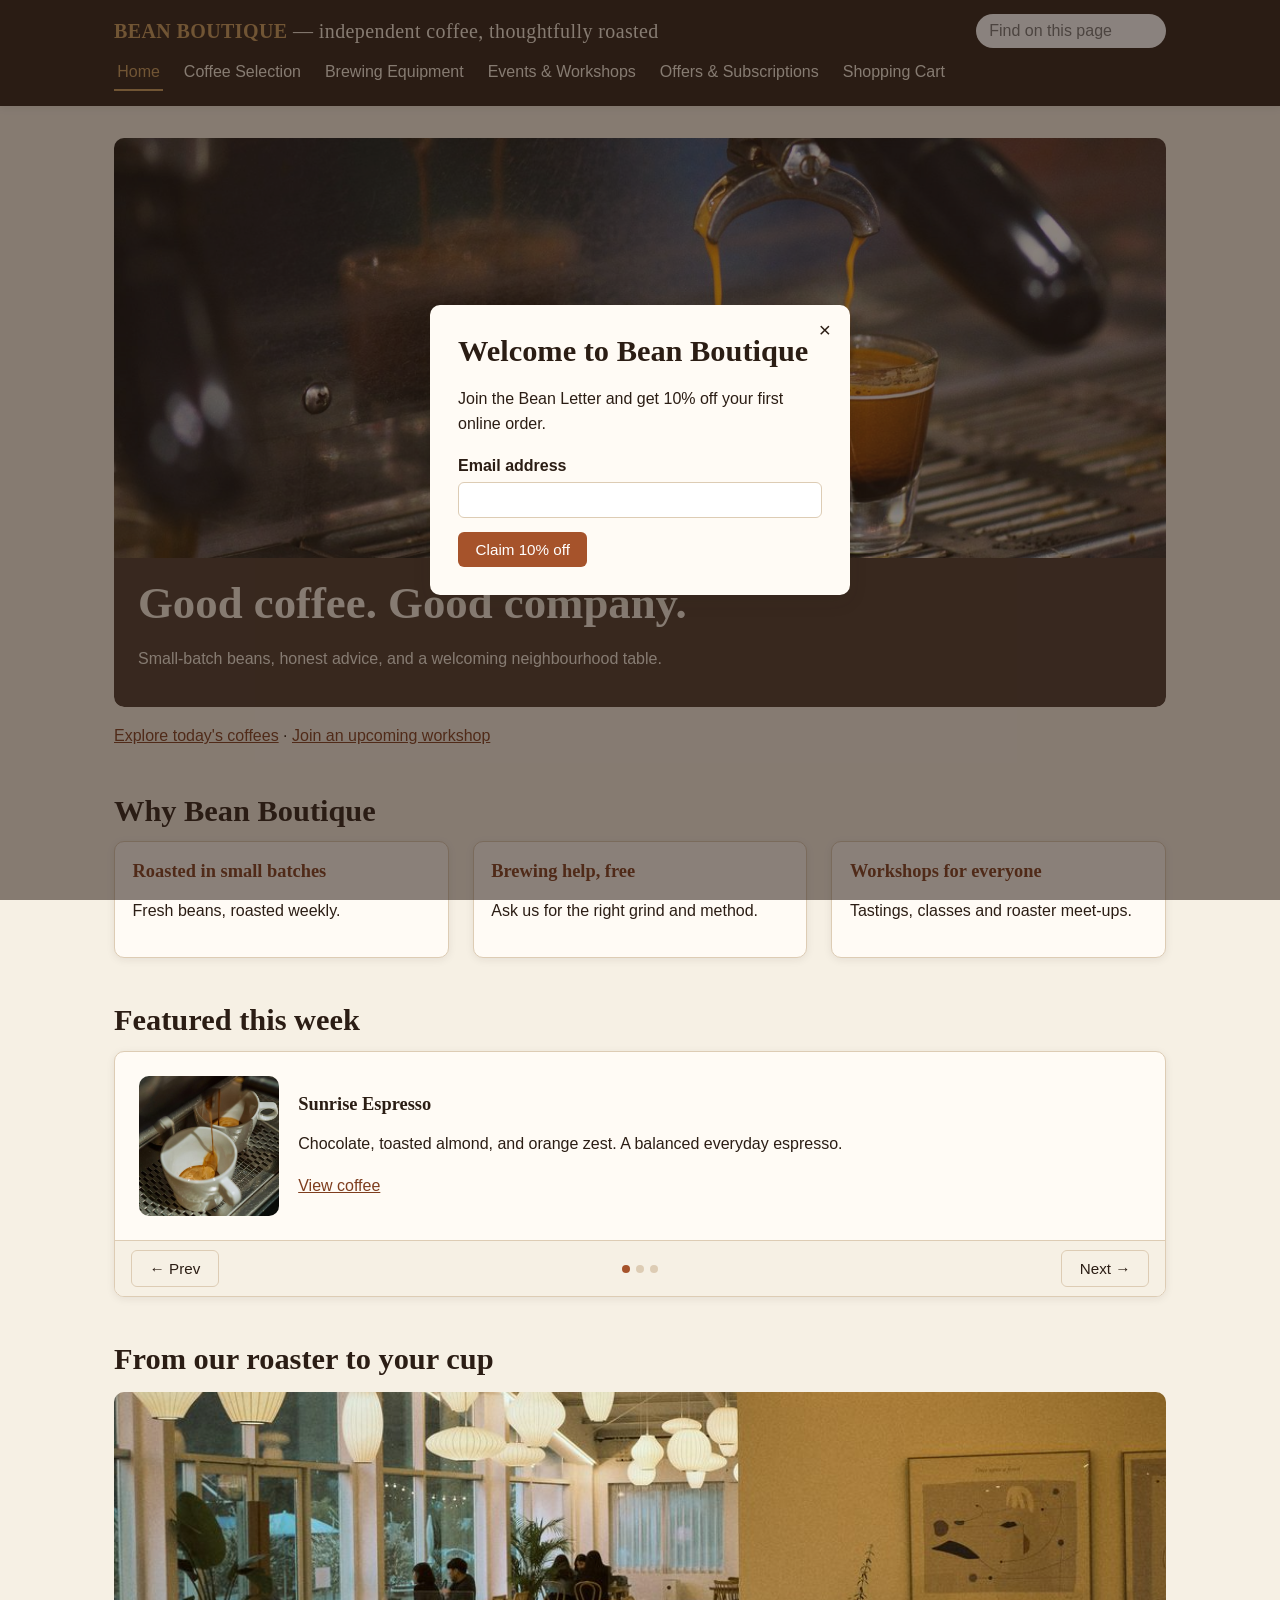
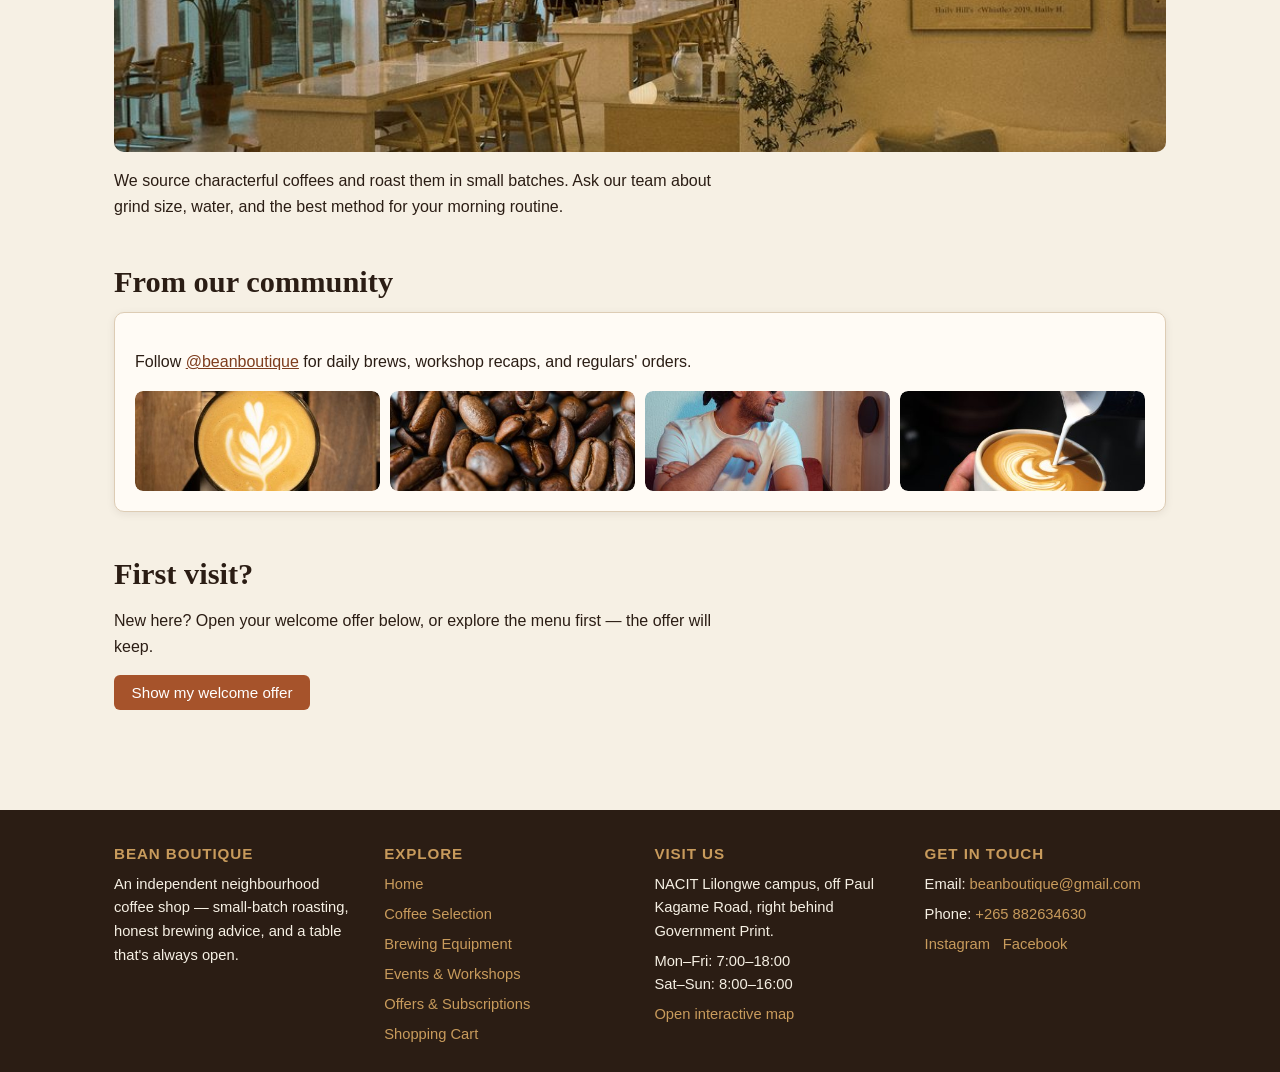
<file: index.html>
<!doctype html>
<html lang="en">
<head>
  <meta charset="utf-8">
  <meta name="viewport" content="width=device-width, initial-scale=1">
  <title>Bean Boutique | Home</title>
  <link rel="stylesheet" href="styles.css">
</head>
<body>
  <header class="site-header">
    <p class="brand"><strong>BEAN BOUTIQUE</strong> — independent coffee, thoughtfully roasted</p>
  <form class="page-search" role="search" onsubmit="return false;">
    <label for="page-search-input" class="visually-hidden">Search this page</label>
    <input id="page-search-input" type="search" placeholder="Find on this page" autocomplete="off">
    <span class="search-count" id="page-search-count" aria-live="polite"></span>
  </form>
    <nav class="primary-nav" aria-label="Primary navigation">
      <a href="index.html" class="current">Home</a>
      <a href="coffee.html">Coffee Selection</a>
      <a href="equipment.html">Brewing Equipment</a>
      <a href="events.html">Events &amp; Workshops</a>
      <a href="offers.html">Offers &amp; Subscriptions</a>
      <a href="cart.html">Shopping Cart</a>
    </nav>
  </header>

  <main>
    <section aria-labelledby="welcome">
      <div class="hero">
        <img src="images/hero-pour.jpg" alt="Coffee being poured beside roasted coffee beans" width="1200" height="700">
        <div class="hero-caption">
          <h1 id="welcome">Good coffee. Good company.</h1>
          <p>Small-batch beans, honest advice, and a welcoming neighbourhood table.</p>
        </div>
      </div>
      <p><a href="coffee.html">Explore today's coffees</a> &middot; <a href="events.html">Join an upcoming workshop</a></p>
    </section>

    <section aria-labelledby="why">
      <h2 id="why">Why Bean Boutique</h2>
      <div class="card-grid">
        <article class="card info-box">
          <h3>Roasted in small batches</h3>
          <p>Fresh beans, roasted weekly.</p>
        </article>
        <article class="card info-box">
          <h3>Brewing help, free</h3>
          <p>Ask us for the right grind and method.</p>
        </article>
        <article class="card info-box">
          <h3>Workshops for everyone</h3>
          <p>Tastings, classes and roaster meet-ups.</p>
        </article>
      </div>
    </section>

    <!-- Slideshow: featured products & events (Task 1 — Home page requirement) -->
    <section aria-labelledby="featured">
      <h2 id="featured">Featured this week</h2>
      <div class="slideshow" id="featured-slideshow">
        <div class="slides pos-0" id="slideshow-track">
          <div class="slide">
            <img src="images/slide-espresso.jpg" alt="Cup of espresso with crema" width="140" height="140">
            <div>
              <h3>Sunrise Espresso</h3>
              <p>Chocolate, toasted almond, and orange zest. A balanced everyday espresso.</p>
              <a href="coffee.html#sunrise">View coffee</a>
            </div>
          </div>
          <div class="slide">
            <img src="images/slide-pourover.jpg" alt="Pour-over coffee being brewed by hand" width="140" height="140">
            <div>
              <h3>Pour-over Saturday</h3>
              <p>Compare three brewing recipes with our roaster, every Saturday morning.</p>
              <a href="events.html#pour-over">Reserve a place</a>
            </div>
          </div>
          <div class="slide">
            <img src="images/slide-frenchpress.jpg" alt="French press coffee maker on a table" width="140" height="140">
            <div>
              <h3>French Press Starter Set</h3>
              <p>A simple, generous brew kit for slow mornings at home.</p>
              <a href="equipment.html#french-press">View equipment</a>
            </div>
          </div>
        </div>
        <div class="slideshow-controls">
          <button type="button" id="slide-prev"><span aria-hidden="true">&larr;</span> Prev</button>
          <div class="slide-dots" id="slide-dots" aria-hidden="true">
            <span class="active"></span><span></span><span></span>
          </div>
          <button type="button" id="slide-next">Next <span aria-hidden="true">&rarr;</span></button>
        </div>
      </div>
    </section>

    <section aria-labelledby="story">
      <h2 id="story">From our roaster to your cup</h2>
      <img class="feature-img" src="images/roastery-interior.jpg" alt="Warm coffee shop interior with tables and chairs" width="800" height="500">
      <p>We source characterful coffees and roast them in small batches. Ask our team about grind size, water, and the best method for your morning routine.</p>
    </section>

    <!-- Social feed widget (plugin, Task 1 — Home page requirement) -->
    <section aria-labelledby="social">
      <h2 id="social">From our community</h2>
      <div class="social-feed">
        <p>Follow <a href="https://instagram.com" target="_blank" rel="noopener">@beanboutique</a> for daily brews, workshop recaps, and regulars' orders.</p>
        <div class="social-grid">
          <a href="https://instagram.com" target="_blank" rel="noopener"><img src="images/social-1.jpg" alt="Latte art photo shared by a customer" width="90" height="90"></a>
          <a href="https://instagram.com" target="_blank" rel="noopener"><img src="images/social-2.jpg" alt="Bag of freshly roasted beans photo" width="90" height="90"></a>
          <a href="https://instagram.com" target="_blank" rel="noopener"><img src="images/social-3.jpg" alt="Workshop group photo shared on social media" width="90" height="90"></a>
          <a href="https://instagram.com" target="_blank" rel="noopener"><img src="images/social-4.jpg" alt="Espresso pour photo shared by a customer" width="90" height="90"></a>
        </div>
      </div>
    </section>

    <section aria-labelledby="welcome-offer">
      <h2 id="welcome-offer">First visit?</h2>
      <p>New here? Open your welcome offer below, or explore the menu first — the offer will keep.</p>
      <button type="button" id="open-offer-modal">Show my welcome offer</button>
    </section>
  </main>

  <!-- Modal popup for first-time visitors (Task 1 — Home page requirement) -->
  <div class="modal-overlay" id="offer-modal" hidden>
    <div class="modal-box" role="dialog" aria-modal="true" aria-labelledby="modal-heading">
      <button type="button" class="modal-close" id="close-offer-modal" aria-label="Close">&times;</button>
      <h2 id="modal-heading">Welcome to Bean Boutique</h2>
      <p>Join the Bean Letter and get 10% off your first online order.</p>
      <form action="thanks.html" method="get">
        <label for="home-email">Email address</label>
        <input id="home-email" name="email" type="email" required>
        <button type="submit">Claim 10% off</button>
      </form>
    </div>
  </div>

  <footer class="site-footer">
  <div class="footer-grid">
    <div>
      <h2>Bean Boutique</h2>
      <p>An independent neighbourhood coffee shop — small-batch roasting, honest brewing advice, and a table that's always open.</p>
    </div>

    <div>
      <h2>Explore</h2>
      <ul>
        <li><a href="index.html">Home</a></li>
        <li><a href="coffee.html">Coffee Selection</a></li>
        <li><a href="equipment.html">Brewing Equipment</a></li>
        <li><a href="events.html">Events &amp; Workshops</a></li>
        <li><a href="offers.html">Offers &amp; Subscriptions</a></li>
        <li><a href="cart.html">Shopping Cart</a></li>
      </ul>
    </div>

    <div>
      <h2>Visit us</h2>
      <p>NACIT Lilongwe campus, off Paul Kagame Road, right behind Government Print.</p>
      <p>Mon&ndash;Fri: 7:00&ndash;18:00<br>Sat&ndash;Sun: 8:00&ndash;16:00</p>
      <p><a href="https://www.openstreetmap.org/search?query=National%20College%20of%20Information%20Technology%20NACIT%20Paul%20Kagame%20Road%20Lilongwe" target="_blank" rel="noopener">Open interactive map</a></p>
    </div>

    <div>
      <h2>Get in touch</h2>
      <p>Email: <a href="mailto:beanboutique@gmail.com">beanboutique@gmail.com</a></p>
      <p>Phone: <a href="tel:+265882634630">+265 882634630</a></p>
      <div class="footer-social">
        <a href="https://instagram.com" target="_blank" rel="noopener">Instagram</a>
        <a href="https://facebook.com" target="_blank" rel="noopener">Facebook</a>
      </div>
    </div>
  </div>


</footer>

  <script>
    // Modal: show automatically for first-time visitors (once per browser session),
    // and let anyone reopen it with the button.
    var modal = document.getElementById('offer-modal');
    var openBtn = document.getElementById('open-offer-modal');
    var closeBtn = document.getElementById('close-offer-modal');

    function openModal() { modal.hidden = false; }
    function closeModal() { modal.hidden = true; }

    openBtn.addEventListener('click', openModal);
    closeBtn.addEventListener('click', closeModal);
    modal.addEventListener('click', function (e) {
      if (e.target === modal) closeModal();
    });
    document.addEventListener('keydown', function (e) {
      if (e.key === 'Escape' && !modal.hidden) closeModal();
    });

    if (!sessionStorage.getItem('seenWelcomeOffer')) {
      openModal();
      sessionStorage.setItem('seenWelcomeOffer', 'true');
    }

    // Slideshow
    var track = document.getElementById('slideshow-track');
    var slides = track.children;
    var dots = document.querySelectorAll('#slide-dots span');
    var index = 0;

    function showSlide(i) {
      index = (i + slides.length) % slides.length;
      track.className = 'slides pos-' + index;
      dots.forEach(function (dot, di) {
        dot.classList.toggle('active', di === index);
      });
    }

    document.getElementById('slide-prev').addEventListener('click', function () { showSlide(index - 1); });
    document.getElementById('slide-next').addEventListener('click', function () { showSlide(index + 1); });

    var autoSlide = setInterval(function () { showSlide(index + 1); }, 6000);
    document.getElementById('featured-slideshow').addEventListener('mouseenter', function () { clearInterval(autoSlide); });
  </script>
<script src="site.js"></script>
</body>
</html>
</file>
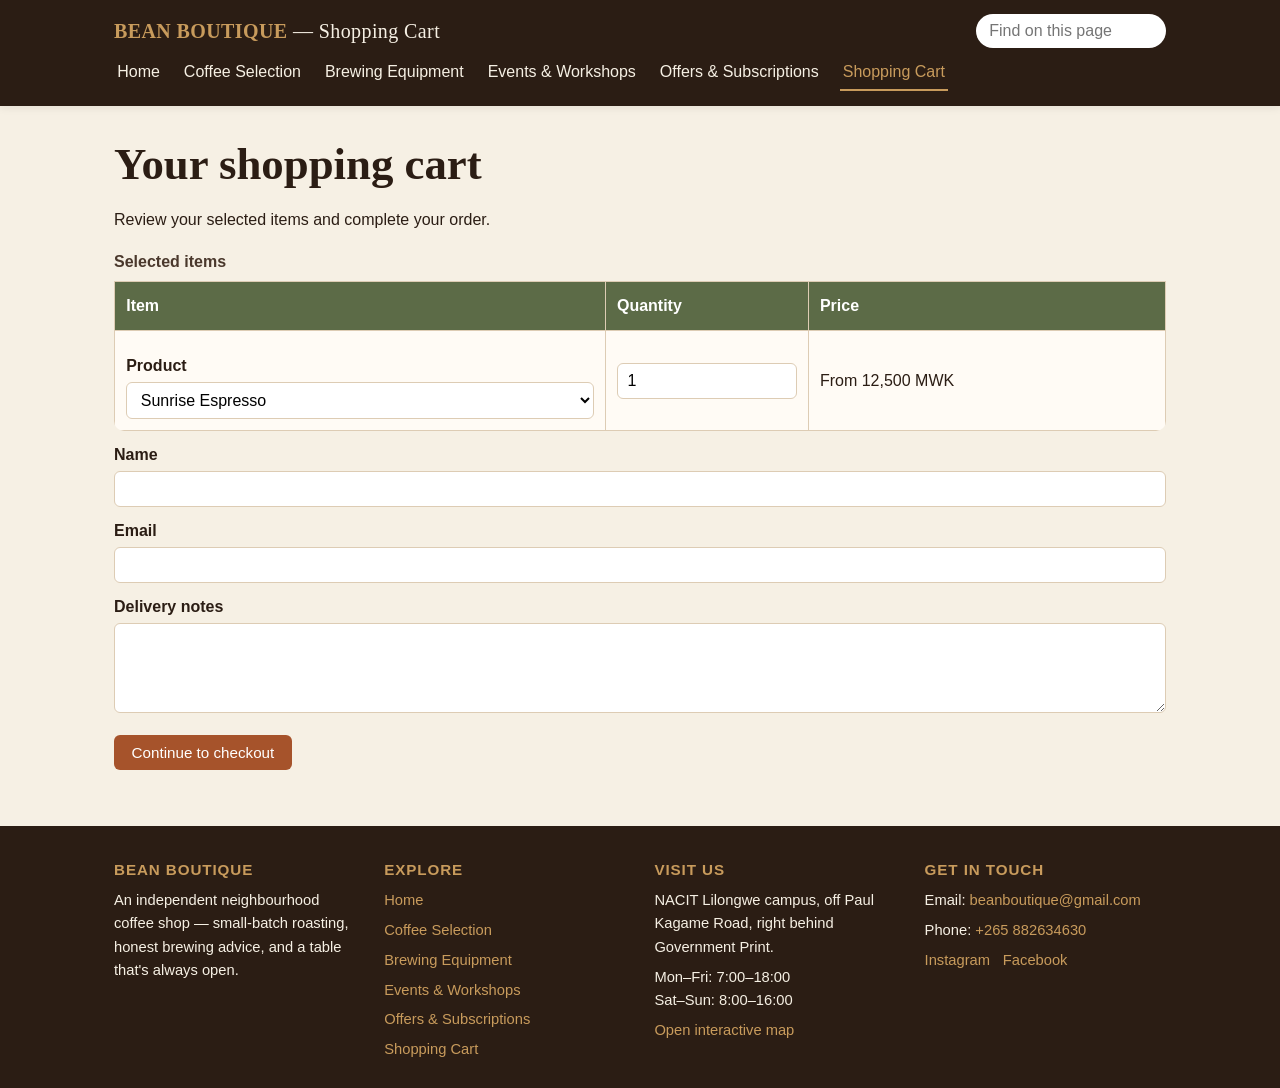
<file: cart.html>
<!doctype html>
<html lang="en">
<head>
  <meta charset="utf-8">
  <meta name="viewport" content="width=device-width, initial-scale=1">
  <title>Bean Boutique | Shopping Cart</title>
  <link rel="stylesheet" href="styles.css">
</head>
<body>
<header class="site-header">
  <p class="brand"><strong>BEAN BOUTIQUE</strong> — Shopping Cart</p>
  <form class="page-search" role="search" onsubmit="return false;">
    <label for="page-search-input" class="visually-hidden">Search this page</label>
    <input id="page-search-input" type="search" placeholder="Find on this page" autocomplete="off">
    <span class="search-count" id="page-search-count" aria-live="polite"></span>
  </form>
  <nav class="primary-nav" aria-label="Primary navigation">
    <a href="index.html">Home</a>
    <a href="coffee.html">Coffee Selection</a>
    <a href="equipment.html">Brewing Equipment</a>
    <a href="events.html">Events &amp; Workshops</a>
    <a href="offers.html">Offers &amp; Subscriptions</a>
    <a href="cart.html" class="current">Shopping Cart</a>
  </nav>
</header>

<main>
  <h1>Your shopping cart</h1>
  <p id="added-message">Review your selected items and complete your order.</p>

  <form action="thanks.html" method="get" class="wide">
    <table>
      <caption>Selected items</caption>
      <thead>
        <tr><th scope="col">Item</th><th scope="col">Quantity</th><th scope="col">Price</th></tr>
      </thead>
      <tbody>
        <tr>
          <td>
            <label for="cart-item">Product</label>
            <select id="cart-item" name="item">
              <option>Sunrise Espresso</option>
              <option>Cloud Forest</option>
              <option>Midnight Decaf</option>
              <option>Classic French Press</option>
              <option>Hand Grinder</option>
              <option>Gooseneck Kettle</option>
            </select>
          </td>
          <td><label for="cart-qty" class="visually-hidden">Quantity</label><input id="cart-qty" name="quantity" type="number" min="1" max="10" value="1"></td>
          <td>From 12,500 MWK</td>
        </tr>
      </tbody>
    </table>

    <label for="customer-name">Name</label>
    <input id="customer-name" name="name" required>

    <label for="customer-email">Email</label>
    <input id="customer-email" name="email" type="email" required>

    <label for="notes">Delivery notes</label>
    <textarea id="notes" name="notes" rows="4"></textarea>

    <button type="submit">Continue to checkout</button>
  </form>
</main>

<footer class="site-footer">
  <div class="footer-grid">
    <div>
      <h2>Bean Boutique</h2>
      <p>An independent neighbourhood coffee shop — small-batch roasting, honest brewing advice, and a table that's always open.</p>
    </div>

    <div>
      <h2>Explore</h2>
      <ul>
        <li><a href="index.html">Home</a></li>
        <li><a href="coffee.html">Coffee Selection</a></li>
        <li><a href="equipment.html">Brewing Equipment</a></li>
        <li><a href="events.html">Events &amp; Workshops</a></li>
        <li><a href="offers.html">Offers &amp; Subscriptions</a></li>
        <li><a href="cart.html">Shopping Cart</a></li>
      </ul>
    </div>

    <div>
      <h2>Visit us</h2>
      <p>NACIT Lilongwe campus, off Paul Kagame Road, right behind Government Print.</p>
      <p>Mon&ndash;Fri: 7:00&ndash;18:00<br>Sat&ndash;Sun: 8:00&ndash;16:00</p>
      <p><a href="https://www.openstreetmap.org/search?query=National%20College%20of%20Information%20Technology%20NACIT%20Paul%20Kagame%20Road%20Lilongwe" target="_blank" rel="noopener">Open interactive map</a></p>
    </div>

    <div>
      <h2>Get in touch</h2>
      <p>Email: <a href="mailto:beanboutique@gmail.com">beanboutique@gmail.com</a></p>
      <p>Phone: <a href="tel:+265882634630">+265 882634630</a></p>
      <div class="footer-social">
        <a href="https://instagram.com" target="_blank" rel="noopener">Instagram</a>
        <a href="https://facebook.com" target="_blank" rel="noopener">Facebook</a>
      </div>
    </div>
  </div>


</footer>

<script>
  // Reflect which product was just added via the query string (?item=...)
  var params = new URLSearchParams(window.location.search);
  var addedItem = params.get('item');
  var select = document.getElementById('cart-item');
  var message = document.getElementById('added-message');

  if (addedItem) {
    var optionExists = Array.from(select.options).some(function (opt) {
      return opt.value === addedItem;
    });
    if (optionExists) {
      select.value = addedItem;
      message.textContent = addedItem + ' was added to your cart. Review your order and complete checkout below.';
    }
  }
</script>
<script src="site.js"></script>
</body>
</html>
</file>
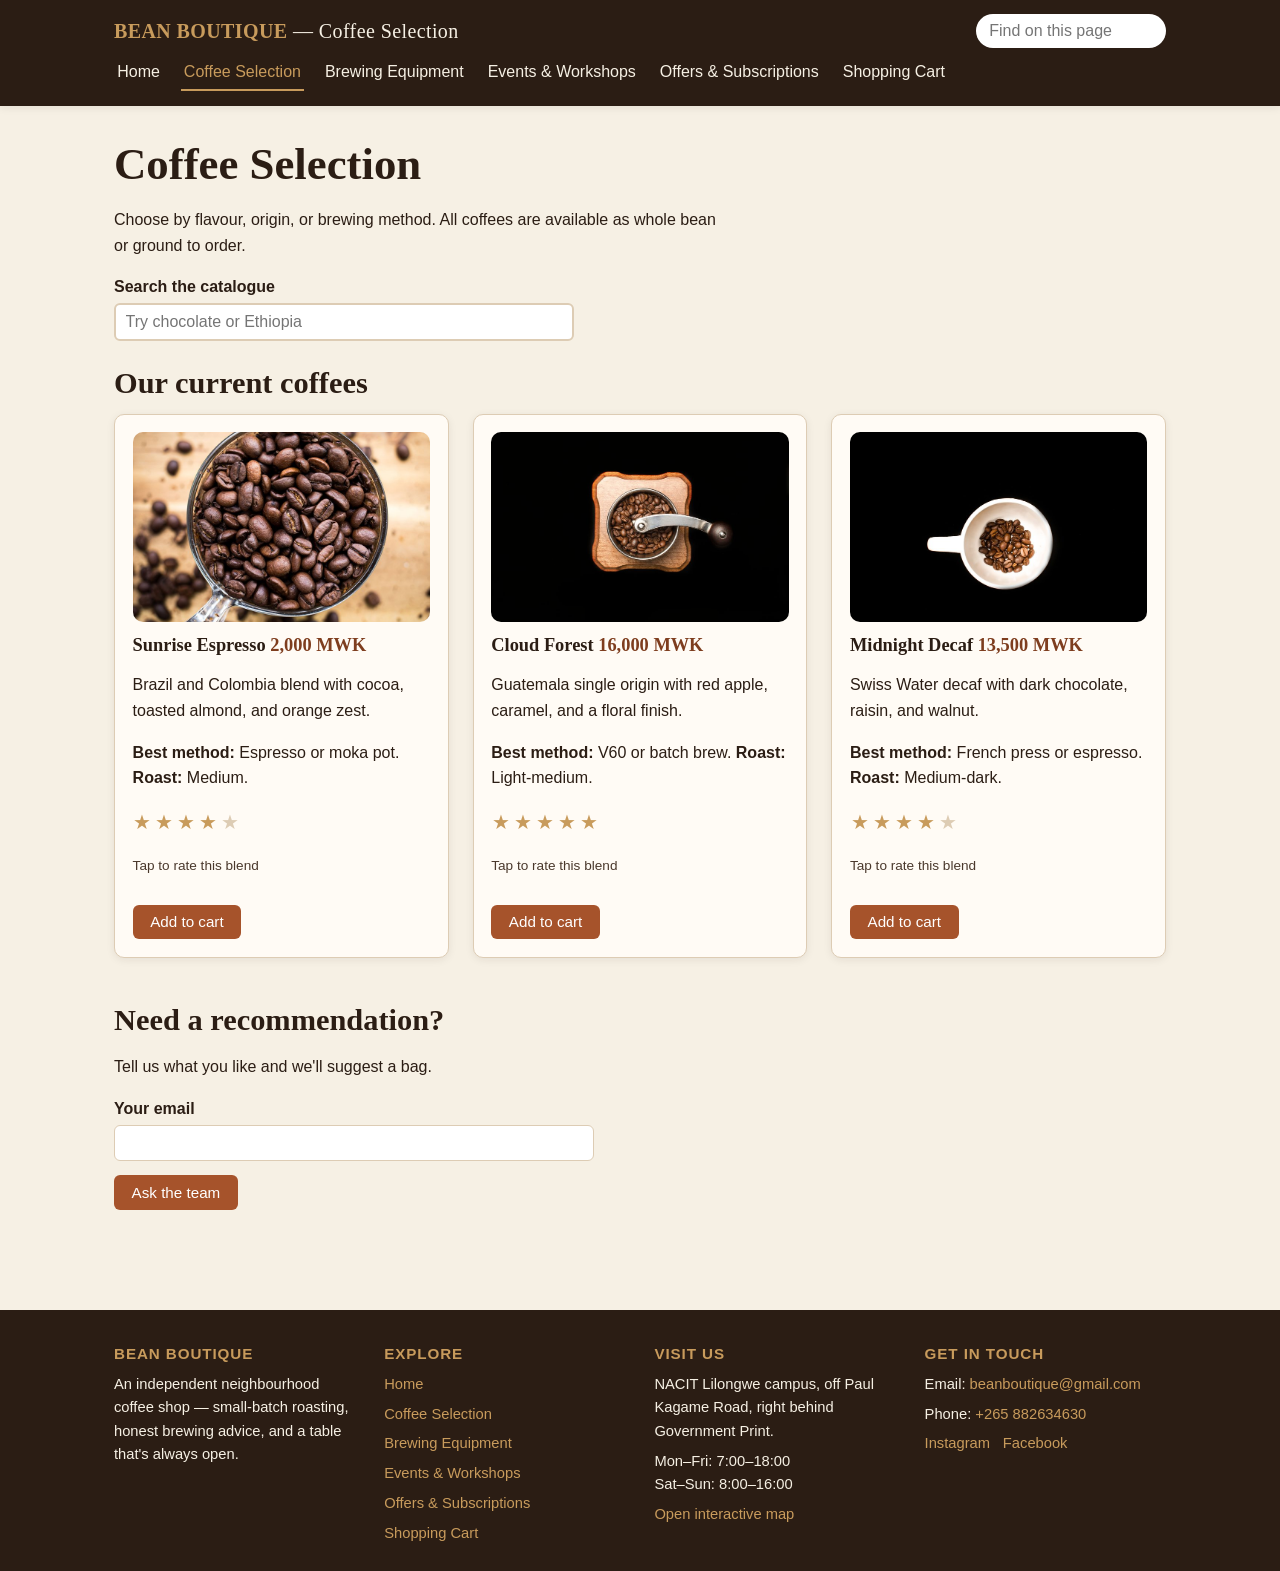
<file: coffee.html>
<!doctype html>
<html lang="en">
<head>
  <meta charset="utf-8">
  <meta name="viewport" content="width=device-width, initial-scale=1">
  <title>Bean Boutique | Coffee Selection</title>
  <link rel="stylesheet" href="styles.css">
</head>
<body>
<header class="site-header">
  <p class="brand"><strong>BEAN BOUTIQUE</strong> — Coffee Selection</p>
  <form class="page-search" role="search" onsubmit="return false;">
    <label for="page-search-input" class="visually-hidden">Search this page</label>
    <input id="page-search-input" type="search" placeholder="Find on this page" autocomplete="off">
    <span class="search-count" id="page-search-count" aria-live="polite"></span>
  </form>
  <nav class="primary-nav" aria-label="Primary navigation">
    <a href="index.html">Home</a>
    <a href="coffee.html" class="current">Coffee Selection</a>
    <a href="equipment.html">Brewing Equipment</a>
    <a href="events.html">Events &amp; Workshops</a>
    <a href="offers.html">Offers &amp; Subscriptions</a>
    <a href="cart.html">Shopping Cart</a>
  </nav>
</header>

<main>
  <h1>Coffee Selection</h1>
  <p>Choose by flavour, origin, or brewing method. All coffees are available as whole bean or ground to order.</p>

  <!-- Plugin 1: live animated search/filter (Task 1 & 2 requirement) -->
  <form class="search-widget" onsubmit="return false;">
    <label for="search">Search the catalogue</label>
    <input id="search" name="search" type="search" placeholder="Try chocolate or Ethiopia" autocomplete="off">
  </form>
  <p class="no-results" id="no-results">No coffees match your search — try a different word.</p>

  <section>
    <h2>Our current coffees</h2>
    <div class="card-grid" id="coffee-grid">

      <article class="card" id="sunrise" data-search="sunrise espresso brazil colombia chocolate almond orange medium">
        <img src="images/coffee-sunrise.jpg" alt="Roasted coffee beans" width="600" height="400">
        <h3>Sunrise Espresso <span class="price">2,000 MWK</span></h3>
        <p>Brazil and Colombia blend with cocoa, toasted almond, and orange zest.</p>
        <p><strong>Best method:</strong> Espresso or moka pot. <strong>Roast:</strong> Medium.</p>

        <!-- Plugin 2: interactive star rating widget -->
        <div class="rating" role="group" aria-label="Rate Sunrise Espresso" data-rating="4">
          <button type="button" data-star="1" aria-label="1 star">&#9733;</button>
          <button type="button" data-star="2" aria-label="2 stars">&#9733;</button>
          <button type="button" data-star="3" aria-label="3 stars">&#9733;</button>
          <button type="button" data-star="4" aria-label="4 stars">&#9733;</button>
          <button type="button" data-star="5" aria-label="5 stars">&#9733;</button>
        </div>
        <p class="rating-note">Tap to rate this blend</p>

        <form action="cart.html" method="get">
          <input type="hidden" name="item" value="Sunrise Espresso">
          <button type="submit">Add to cart</button>
        </form>
      </article>

      <article class="card" data-search="cloud forest guatemala single origin apple caramel floral light">
        <img src="images/coffee-cloudforest.jpg" alt="Freshly brewed coffee with beans and grounds" width="600" height="400">
        <h3>Cloud Forest <span class="price">16,000 MWK</span></h3>
        <p>Guatemala single origin with red apple, caramel, and a floral finish.</p>
        <p><strong>Best method:</strong> V60 or batch brew. <strong>Roast:</strong> Light-medium.</p>

        <div class="rating" role="group" aria-label="Rate Cloud Forest" data-rating="5">
          <button type="button" data-star="1" aria-label="1 star">&#9733;</button>
          <button type="button" data-star="2" aria-label="2 stars">&#9733;</button>
          <button type="button" data-star="3" aria-label="3 stars">&#9733;</button>
          <button type="button" data-star="4" aria-label="4 stars">&#9733;</button>
          <button type="button" data-star="5" aria-label="5 stars">&#9733;</button>
        </div>
        <p class="rating-note">Tap to rate this blend</p>

        <form action="cart.html" method="get">
          <input type="hidden" name="item" value="Cloud Forest">
          <button type="submit">Add to cart</button>
        </form>
      </article>

      <article class="card" data-search="midnight decaf swiss water dark chocolate raisin walnut">
        <img src="images/coffee-midnight.jpg" alt="Dark roasted coffee beans in a bag" width="600" height="400">
        <h3>Midnight Decaf <span class="price">13,500 MWK</span></h3>
        <p>Swiss Water decaf with dark chocolate, raisin, and walnut.</p>
        <p><strong>Best method:</strong> French press or espresso. <strong>Roast:</strong> Medium-dark.</p>

        <div class="rating" role="group" aria-label="Rate Midnight Decaf" data-rating="4">
          <button type="button" data-star="1" aria-label="1 star">&#9733;</button>
          <button type="button" data-star="2" aria-label="2 stars">&#9733;</button>
          <button type="button" data-star="3" aria-label="3 stars">&#9733;</button>
          <button type="button" data-star="4" aria-label="4 stars">&#9733;</button>
          <button type="button" data-star="5" aria-label="5 stars">&#9733;</button>
        </div>
        <p class="rating-note">Tap to rate this blend</p>

        <form action="cart.html" method="get">
          <input type="hidden" name="item" value="Midnight Decaf">
          <button type="submit">Add to cart</button>
        </form>
      </article>

    </div>
  </section>

  <aside>
    <h2>Need a recommendation?</h2>
    <p>Tell us what you like and we'll suggest a bag.</p>
    <form action="thanks.html" method="get">
      <label for="ask-email">Your email</label>
      <input id="ask-email" name="email" type="email" required>
      <button type="submit">Ask the team</button>
    </form>
  </aside>
</main>

<footer class="site-footer">
  <div class="footer-grid">
    <div>
      <h2>Bean Boutique</h2>
      <p>An independent neighbourhood coffee shop — small-batch roasting, honest brewing advice, and a table that's always open.</p>
    </div>

    <div>
      <h2>Explore</h2>
      <ul>
        <li><a href="index.html">Home</a></li>
        <li><a href="coffee.html">Coffee Selection</a></li>
        <li><a href="equipment.html">Brewing Equipment</a></li>
        <li><a href="events.html">Events &amp; Workshops</a></li>
        <li><a href="offers.html">Offers &amp; Subscriptions</a></li>
        <li><a href="cart.html">Shopping Cart</a></li>
      </ul>
    </div>

    <div>
      <h2>Visit us</h2>
      <p>NACIT Lilongwe campus, off Paul Kagame Road, right behind Government Print.</p>
      <p>Mon&ndash;Fri: 7:00&ndash;18:00<br>Sat&ndash;Sun: 8:00&ndash;16:00</p>
      <p><a href="https://www.openstreetmap.org/search?query=National%20College%20of%20Information%20Technology%20NACIT%20Paul%20Kagame%20Road%20Lilongwe" target="_blank" rel="noopener">Open interactive map</a></p>
    </div>

    <div>
      <h2>Get in touch</h2>
      <p>Email: <a href="mailto:beanboutique@gmail.com">beanboutique@gmail.com</a></p>
      <p>Phone: <a href="tel:+265882634630">+265 882634630</a></p>
      <div class="footer-social">
        <a href="https://instagram.com" target="_blank" rel="noopener">Instagram</a>
        <a href="https://facebook.com" target="_blank" rel="noopener">Facebook</a>
      </div>
    </div>
  </div>


</footer>

<script>
  // Plugin 1: animated live search/filter across the coffee cards
  var searchInput = document.getElementById('search');
  var cards = document.querySelectorAll('#coffee-grid .card');
  var noResults = document.getElementById('no-results');

  searchInput.addEventListener('input', function () {
    var term = searchInput.value.trim().toLowerCase();
    var visibleCount = 0;

    cards.forEach(function (card) {
      var haystack = card.dataset.search + ' ' + card.textContent.toLowerCase();
      var matches = term === '' || haystack.indexOf(term) !== -1;
      card.classList.toggle('filtered-out', !matches);
      if (matches) {
        visibleCount++;
        if (term !== '') {
          card.classList.remove('just-matched');
          void card.offsetWidth; /* restart animation */
          card.classList.add('just-matched');
        }
      }
    });

    noResults.classList.toggle('show', visibleCount === 0);
  });

  // Plugin 2: star rating widget
  document.querySelectorAll('.rating').forEach(function (group) {
    var buttons = group.querySelectorAll('button');
    var current = parseInt(group.dataset.rating, 10) || 0;

    function paint(value) {
      buttons.forEach(function (btn) {
        btn.classList.toggle('active', parseInt(btn.dataset.star, 10) <= value);
      });
    }
    paint(current);

    buttons.forEach(function (btn) {
      btn.addEventListener('click', function () {
        current = parseInt(btn.dataset.star, 10);
        group.dataset.rating = current;
        paint(current);
      });
    });
  });
</script>
<script src="site.js"></script>
</body>
</html>
</file>
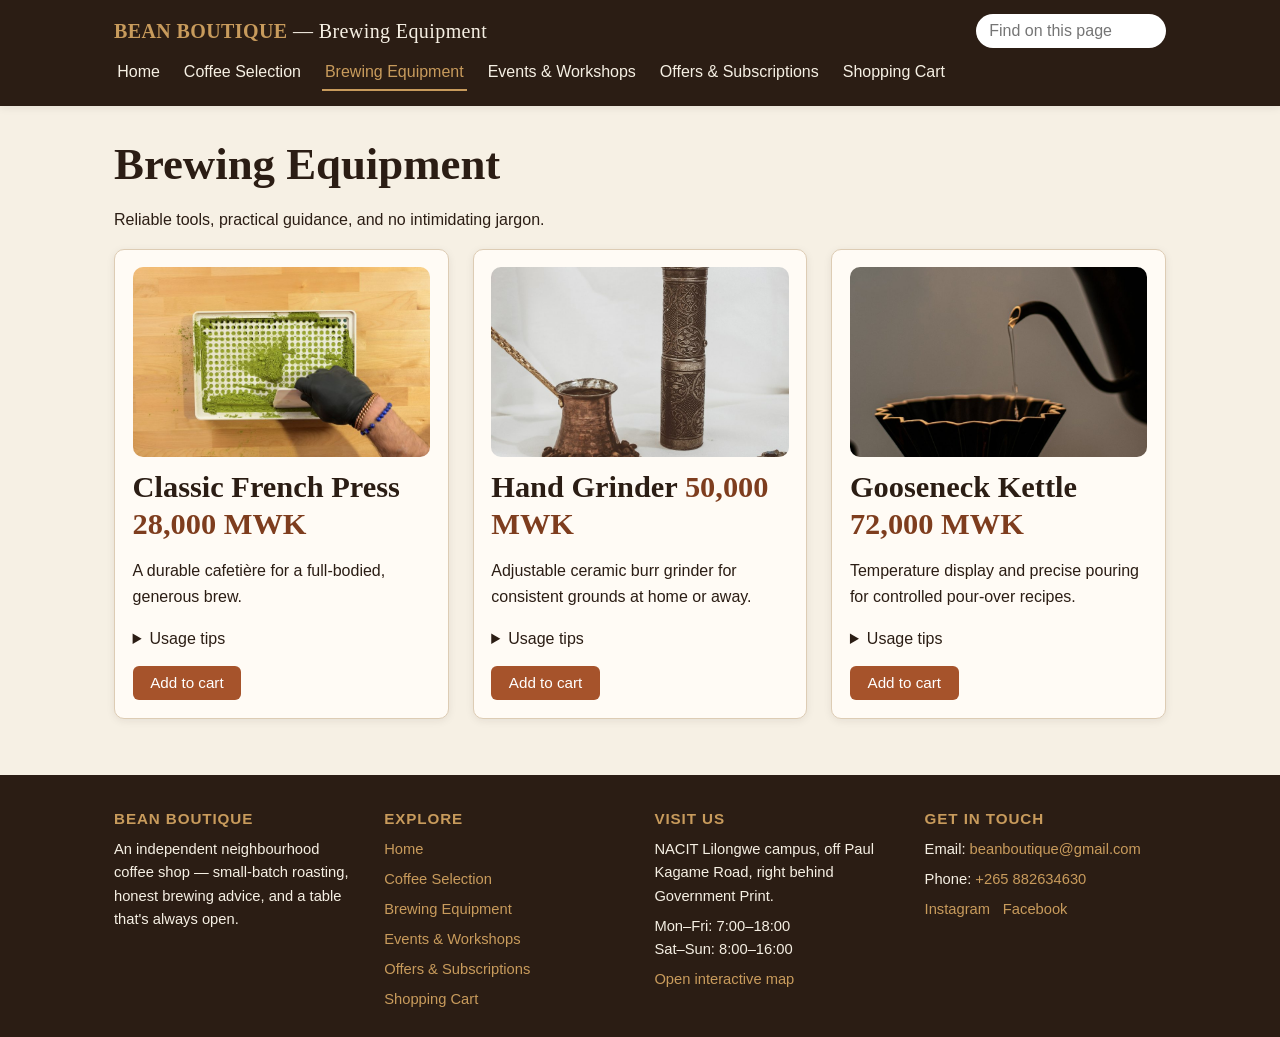
<file: equipment.html>
<!doctype html>
<html lang="en">
<head>
  <meta charset="utf-8">
  <meta name="viewport" content="width=device-width, initial-scale=1">
  <title>Bean Boutique | Brewing Equipment</title>
  <link rel="stylesheet" href="styles.css">
</head>
<body>
<header class="site-header">
  <p class="brand"><strong>BEAN BOUTIQUE</strong> — Brewing Equipment</p>
  <form class="page-search" role="search" onsubmit="return false;">
    <label for="page-search-input" class="visually-hidden">Search this page</label>
    <input id="page-search-input" type="search" placeholder="Find on this page" autocomplete="off">
    <span class="search-count" id="page-search-count" aria-live="polite"></span>
  </form>
  <nav class="primary-nav" aria-label="Primary navigation">
    <a href="index.html">Home</a>
    <a href="coffee.html">Coffee Selection</a>
    <a href="equipment.html" class="current">Brewing Equipment</a>
    <a href="events.html">Events &amp; Workshops</a>
    <a href="offers.html">Offers &amp; Subscriptions</a>
    <a href="cart.html">Shopping Cart</a>
  </nav>
</header>

<main>
  <h1>Brewing Equipment</h1>
  <p>Reliable tools, practical guidance, and no intimidating jargon.</p>

  <div class="card-grid">
    <article class="card" id="french-press">
      <img src="images/equip-frenchpress.jpg" alt="French press coffee setup on a wooden table" width="700" height="450">
      <h2>Classic French Press <span class="price">28,000 MWK</span></h2>
      <p>A durable cafeti&egrave;re for a full-bodied, generous brew.</p>
      <details>
        <summary>Usage tips</summary>
        <ol>
          <li>Use coarse-ground coffee.</li>
          <li>Add hot water just off the boil.</li>
          <li>Steep for four minutes, then plunge slowly.</li>
        </ol>
      </details>
      <form action="cart.html" method="get">
        <input type="hidden" name="item" value="Classic French Press">
        <button type="submit">Add to cart</button>
      </form>
    </article>

    <article class="card">
      <img src="images/equip-grinder.jpg" alt="Manual coffee grinder on a counter" width="700" height="450">
      <h2>Hand Grinder <span class="price">50,000 MWK</span></h2>
      <p>Adjustable ceramic burr grinder for consistent grounds at home or away.</p>
      <details>
        <summary>Usage tips</summary>
        <p>Start at a medium setting, then adjust finer for espresso or coarser for French press.</p>
      </details>
      <form action="cart.html" method="get">
        <input type="hidden" name="item" value="Hand Grinder">
        <button type="submit">Add to cart</button>
      </form>
    </article>

    <article class="card">
      <img src="images/equip-kettle.jpg" alt="Gooseneck kettle with coffee brewing accessories" width="700" height="450">
      <h2>Gooseneck Kettle <span class="price">72,000 MWK</span></h2>
      <p>Temperature display and precise pouring for controlled pour-over recipes.</p>
      <details>
        <summary>Usage tips</summary>
        <p>Use 92&ndash;96&deg;C water and pour in slow spirals for even extraction.</p>
      </details>
      <form action="cart.html" method="get">
        <input type="hidden" name="item" value="Gooseneck Kettle">
        <button type="submit">Add to cart</button>
      </form>
    </article>
  </div>
</main>

<footer class="site-footer">
  <div class="footer-grid">
    <div>
      <h2>Bean Boutique</h2>
      <p>An independent neighbourhood coffee shop — small-batch roasting, honest brewing advice, and a table that's always open.</p>
    </div>

    <div>
      <h2>Explore</h2>
      <ul>
        <li><a href="index.html">Home</a></li>
        <li><a href="coffee.html">Coffee Selection</a></li>
        <li><a href="equipment.html">Brewing Equipment</a></li>
        <li><a href="events.html">Events &amp; Workshops</a></li>
        <li><a href="offers.html">Offers &amp; Subscriptions</a></li>
        <li><a href="cart.html">Shopping Cart</a></li>
      </ul>
    </div>

    <div>
      <h2>Visit us</h2>
      <p>NACIT Lilongwe campus, off Paul Kagame Road, right behind Government Print.</p>
      <p>Mon&ndash;Fri: 7:00&ndash;18:00<br>Sat&ndash;Sun: 8:00&ndash;16:00</p>
      <p><a href="https://www.openstreetmap.org/search?query=National%20College%20of%20Information%20Technology%20NACIT%20Paul%20Kagame%20Road%20Lilongwe" target="_blank" rel="noopener">Open interactive map</a></p>
    </div>

    <div>
      <h2>Get in touch</h2>
      <p>Email: <a href="mailto:beanboutique@gmail.com">beanboutique@gmail.com</a></p>
      <p>Phone: <a href="tel:+265882634630">+265 882634630</a></p>
      <div class="footer-social">
        <a href="https://instagram.com" target="_blank" rel="noopener">Instagram</a>
        <a href="https://facebook.com" target="_blank" rel="noopener">Facebook</a>
      </div>
    </div>
  </div>


</footer>
<script src="site.js"></script>
</body>
</html>
</file>
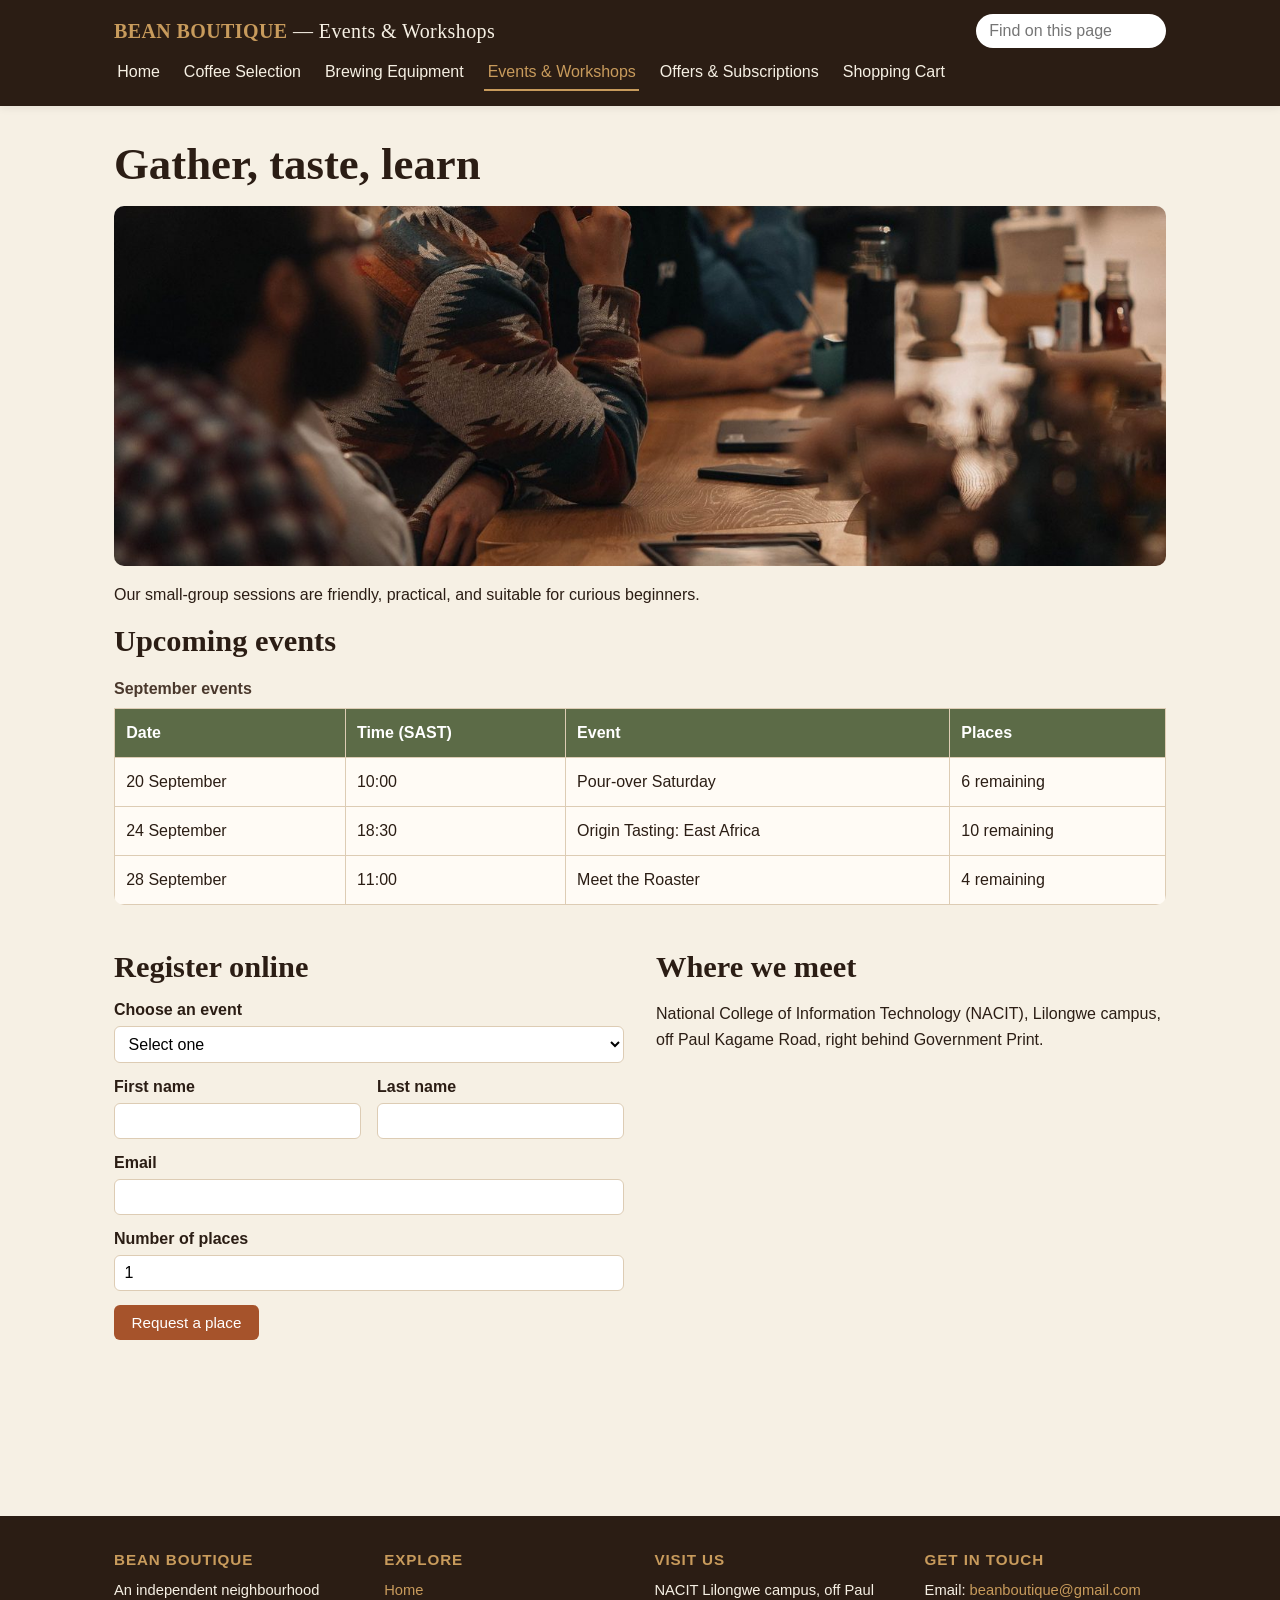
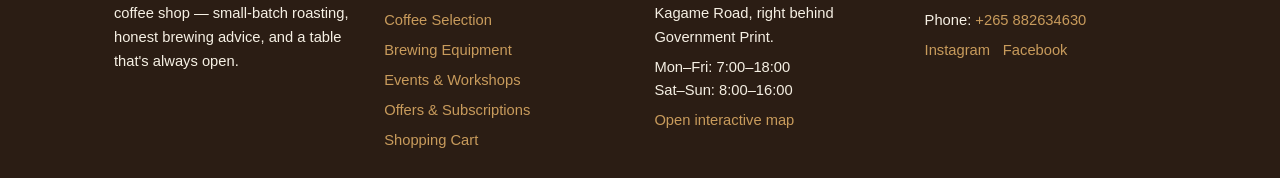
<file: events.html>
<!doctype html>
<html lang="en">
<head>
  <meta charset="utf-8">
  <meta name="viewport" content="width=device-width, initial-scale=1">
  <title>Bean Boutique | Events &amp; Workshops</title>
  <link rel="stylesheet" href="styles.css">
</head>
<body>
<header class="site-header">
  <p class="brand"><strong>BEAN BOUTIQUE</strong> — Events &amp; Workshops</p>
  <form class="page-search" role="search" onsubmit="return false;">
    <label for="page-search-input" class="visually-hidden">Search this page</label>
    <input id="page-search-input" type="search" placeholder="Find on this page" autocomplete="off">
    <span class="search-count" id="page-search-count" aria-live="polite"></span>
  </form>
  <nav class="primary-nav" aria-label="Primary navigation">
    <a href="index.html">Home</a>
    <a href="coffee.html">Coffee Selection</a>
    <a href="equipment.html">Brewing Equipment</a>
    <a href="events.html" class="current">Events &amp; Workshops</a>
    <a href="offers.html">Offers &amp; Subscriptions</a>
    <a href="cart.html">Shopping Cart</a>
  </nav>
</header>

<main>
  <h1>Gather, taste, learn</h1>
  <img class="feature-img" src="images/events-tasting.jpg" alt="Small group gathered around a table for a coffee tasting workshop" width="1200" height="700">
  <p>Our small-group sessions are friendly, practical, and suitable for curious beginners.</p>

  <section aria-labelledby="calendar">
    <h2 id="calendar">Upcoming events</h2>
    <table>
      <caption>September events</caption>
      <thead>
        <tr><th scope="col">Date</th><th scope="col">Time (SAST)</th><th scope="col">Event</th><th scope="col">Places</th></tr>
      </thead>
      <tbody>
        <tr id="pour-over"><td>20 September</td><td>10:00</td><td>Pour-over Saturday</td><td>6 remaining</td></tr>
        <tr><td>24 September</td><td>18:30</td><td>Origin Tasting: East Africa</td><td>10 remaining</td></tr>
        <tr><td>28 September</td><td>11:00</td><td>Meet the Roaster</td><td>4 remaining</td></tr>
      </tbody>
    </table>
  </section>

  <div class="split">
  <section>
    <h2>Register online</h2>
    <form action="thanks.html" method="get">
      <label for="event">Choose an event</label>
      <select id="event" name="event" required>
        <option value="">Select one</option>
        <option>Pour-over Saturday</option>
        <option>Origin Tasting: East Africa</option>
        <option>Meet the Roaster</option>
      </select>

      <div class="name-fields">
        <div>
          <label for="first-name">First name</label>
          <input id="first-name" name="first_name" required>
        </div>
        <div>
          <label for="last-name">Last name</label>
          <input id="last-name" name="last_name" required>
        </div>
      </div>

      <label for="event-email">Email</label>
      <input id="event-email" name="email" type="email" required>

      <label for="guests">Number of places</label>
      <input id="guests" name="guests" type="number" min="1" max="4" value="1">

      <button type="submit">Request a place</button>
    </form>
  </section>

  <aside>
    <h2>Where we meet</h2>
    <p>National College of Information Technology (NACIT), Lilongwe campus, off Paul Kagame Road, right behind Government Print.</p>
    <iframe class="map-embed" title="Map showing NACIT Lilongwe campus" src="https://www.openstreetmap.org/export/embed.html?bbox=33.76%2C-13.99%2C33.81%2C-13.95&amp;layer=mapnik&amp;marker=33.785%2C-13.972" width="600" height="350"></iframe>
  </aside>
  </div>
</main>

<footer class="site-footer">
  <div class="footer-grid">
    <div>
      <h2>Bean Boutique</h2>
      <p>An independent neighbourhood coffee shop — small-batch roasting, honest brewing advice, and a table that's always open.</p>
    </div>

    <div>
      <h2>Explore</h2>
      <ul>
        <li><a href="index.html">Home</a></li>
        <li><a href="coffee.html">Coffee Selection</a></li>
        <li><a href="equipment.html">Brewing Equipment</a></li>
        <li><a href="events.html">Events &amp; Workshops</a></li>
        <li><a href="offers.html">Offers &amp; Subscriptions</a></li>
        <li><a href="cart.html">Shopping Cart</a></li>
      </ul>
    </div>

    <div>
      <h2>Visit us</h2>
      <p>NACIT Lilongwe campus, off Paul Kagame Road, right behind Government Print.</p>
      <p>Mon&ndash;Fri: 7:00&ndash;18:00<br>Sat&ndash;Sun: 8:00&ndash;16:00</p>
      <p><a href="https://www.openstreetmap.org/search?query=National%20College%20of%20Information%20Technology%20NACIT%20Paul%20Kagame%20Road%20Lilongwe" target="_blank" rel="noopener">Open interactive map</a></p>
    </div>

    <div>
      <h2>Get in touch</h2>
      <p>Email: <a href="mailto:beanboutique@gmail.com">beanboutique@gmail.com</a></p>
      <p>Phone: <a href="tel:+265882634630">+265 882634630</a></p>
      <div class="footer-social">
        <a href="https://instagram.com" target="_blank" rel="noopener">Instagram</a>
        <a href="https://facebook.com" target="_blank" rel="noopener">Facebook</a>
      </div>
    </div>
  </div>


</footer>
<script src="site.js"></script>
</body>
</html>
</file>
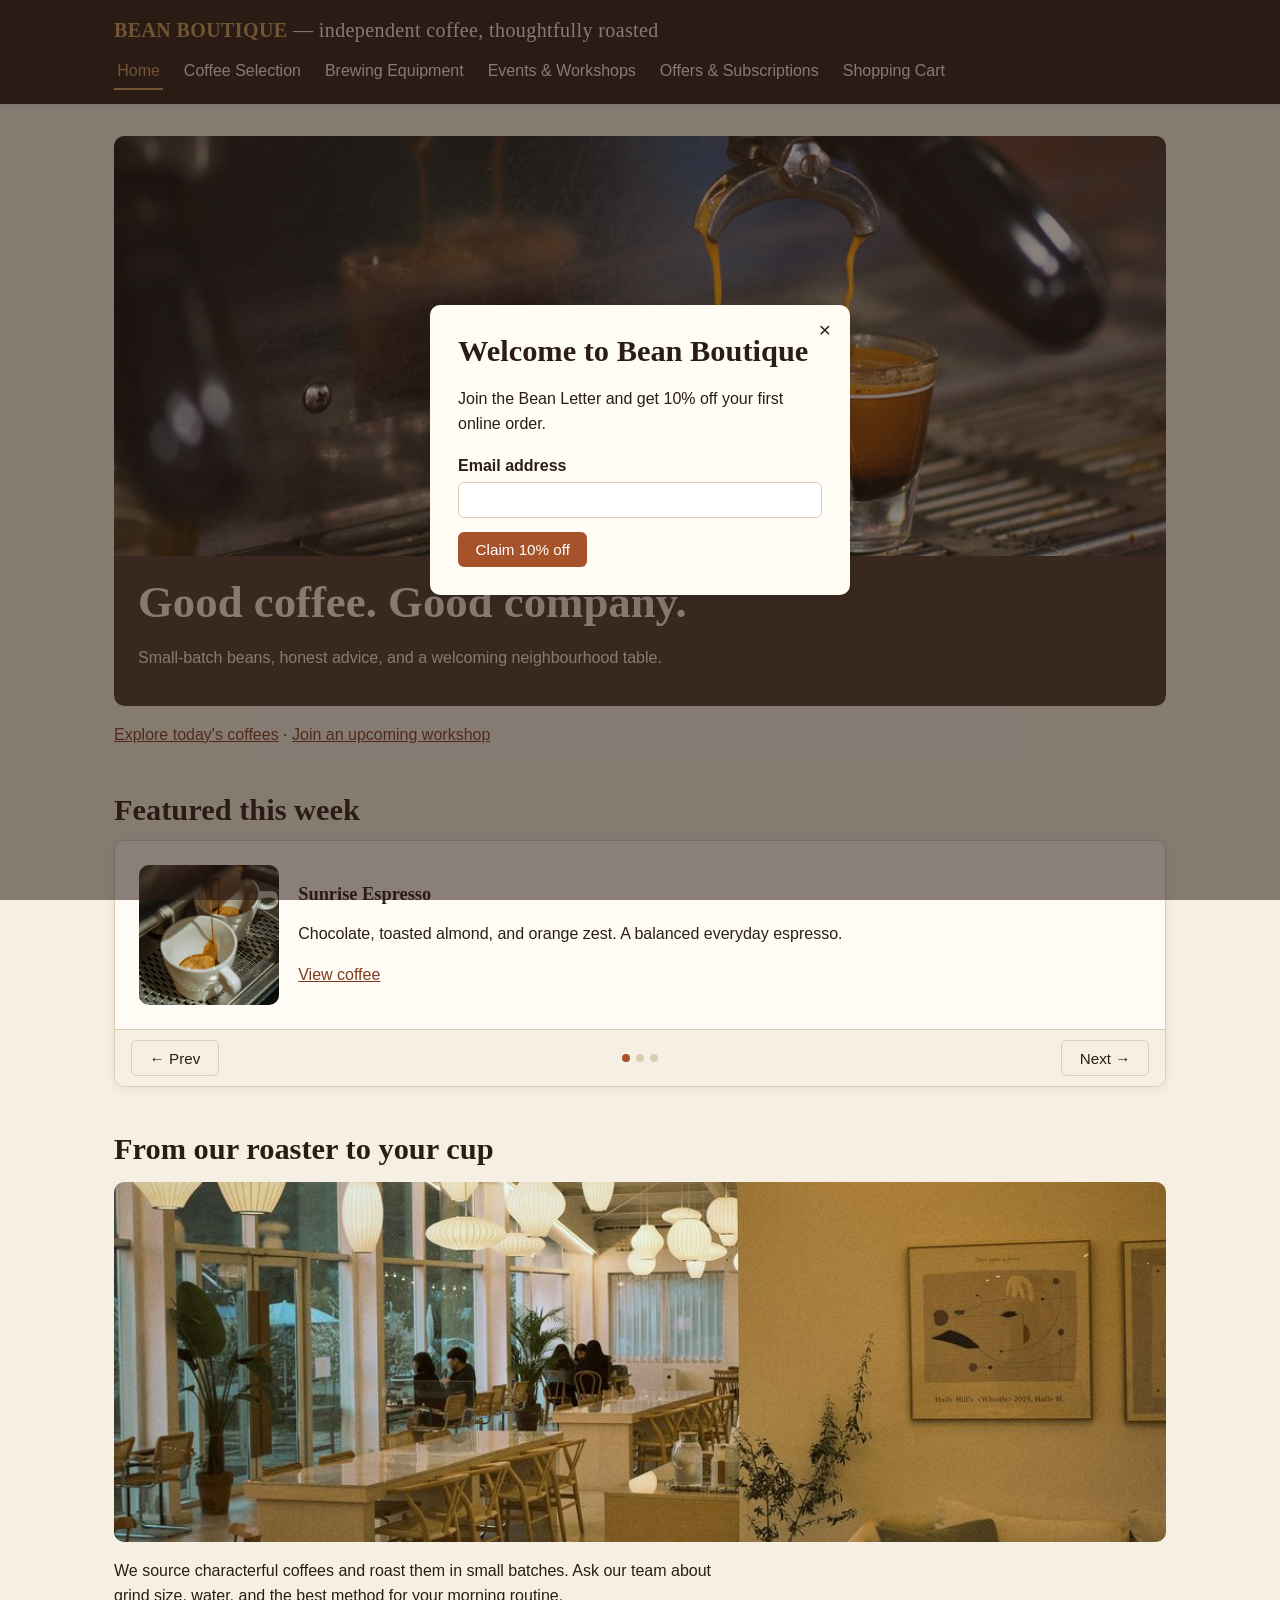
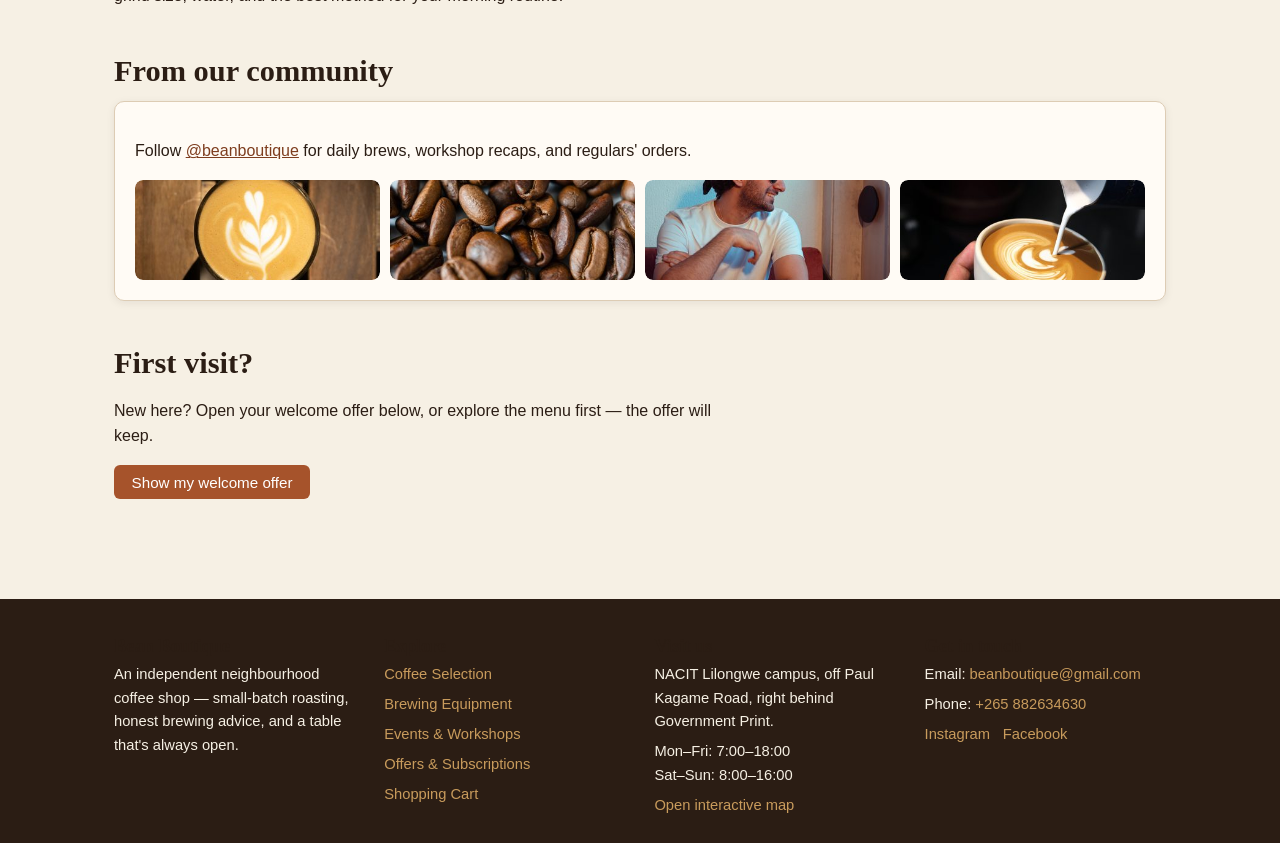
<file: home.html>
<!doctype html>
<html lang="en">
<head>
  <meta charset="utf-8">
  <meta name="viewport" content="width=device-width, initial-scale=1">
  <title>Bean Boutique | Home</title>
  <link rel="stylesheet" href="styles.css">
</head>
<body>
  <header class="site-header">
    <p class="brand"><strong>BEAN BOUTIQUE</strong> — independent coffee, thoughtfully roasted</p>
    <nav class="primary-nav" aria-label="Primary navigation">
      <a href="home.html" class="current">Home</a>
      <a href="coffee.html">Coffee Selection</a>
      <a href="equipment.html">Brewing Equipment</a>
      <a href="events.html">Events &amp; Workshops</a>
      <a href="offers.html">Offers &amp; Subscriptions</a>
      <a href="cart.html">Shopping Cart</a>
    </nav>
  </header>

  <main>
    <section aria-labelledby="welcome">
      <div class="hero">
        <img src="images/hero-pour.jpg" alt="Coffee being poured beside roasted coffee beans" width="1200" height="700">
        <div class="hero-caption">
          <h1 id="welcome">Good coffee. Good company.</h1>
          <p>Small-batch beans, honest advice, and a welcoming neighbourhood table.</p>
        </div>
      </div>
      <p><a href="coffee.html">Explore today's coffees</a> &middot; <a href="events.html">Join an upcoming workshop</a></p>
    </section>

    <!-- Slideshow: featured products & events (Task 1 — Home page requirement) -->
    <section aria-labelledby="featured">
      <h2 id="featured">Featured this week</h2>
      <div class="slideshow" id="featured-slideshow">
        <div class="slides" id="slideshow-track">
          <div class="slide">
            <img src="images/slide-espresso.jpg" alt="Cup of espresso with crema" width="140" height="140">
            <div>
              <h3>Sunrise Espresso</h3>
              <p>Chocolate, toasted almond, and orange zest. A balanced everyday espresso.</p>
              <a href="coffee.html#sunrise">View coffee</a>
            </div>
          </div>
          <div class="slide">
            <img src="images/slide-pourover.jpg" alt="Pour-over coffee being brewed by hand" width="140" height="140">
            <div>
              <h3>Pour-over Saturday</h3>
              <p>Compare three brewing recipes with our roaster, every Saturday morning.</p>
              <a href="events.html#pour-over">Reserve a place</a>
            </div>
          </div>
          <div class="slide">
            <img src="images/slide-frenchpress.jpg" alt="French press coffee maker on a table" width="140" height="140">
            <div>
              <h3>French Press Starter Set</h3>
              <p>A simple, generous brew kit for slow mornings at home.</p>
              <a href="equipment.html#french-press">View equipment</a>
            </div>
          </div>
        </div>
        <div class="slideshow-controls">
          <button type="button" id="slide-prev" aria-label="Previous slide">&larr; Prev</button>
          <div class="slide-dots" id="slide-dots" aria-hidden="true">
            <span class="active"></span><span></span><span></span>
          </div>
          <button type="button" id="slide-next" aria-label="Next slide">Next &rarr;</button>
        </div>
      </div>
    </section>

    <section aria-labelledby="story">
      <h2 id="story">From our roaster to your cup</h2>
      <img class="feature-img" src="images/roastery-interior.jpg" alt="Warm coffee shop interior with tables and chairs" width="800" height="500">
      <p>We source characterful coffees and roast them in small batches. Ask our team about grind size, water, and the best method for your morning routine.</p>
    </section>

    <!-- Social feed widget (plugin, Task 1 — Home page requirement) -->
    <section aria-labelledby="social">
      <h2 id="social">From our community</h2>
      <div class="social-feed">
        <p>Follow <a href="https://instagram.com" target="_blank" rel="noopener">@beanboutique</a> for daily brews, workshop recaps, and regulars' orders.</p>
        <div class="social-grid">
          <a href="https://instagram.com" target="_blank" rel="noopener"><img src="images/social-1.jpg" alt="Latte art photo shared by a customer" width="90" height="90"></a>
          <a href="https://instagram.com" target="_blank" rel="noopener"><img src="images/social-2.jpg" alt="Bag of freshly roasted beans photo" width="90" height="90"></a>
          <a href="https://instagram.com" target="_blank" rel="noopener"><img src="images/social-3.jpg" alt="Workshop group photo shared on social media" width="90" height="90"></a>
          <a href="https://instagram.com" target="_blank" rel="noopener"><img src="images/social-4.jpg" alt="Espresso pour photo shared by a customer" width="90" height="90"></a>
        </div>
      </div>
    </section>

    <section aria-labelledby="welcome-offer">
      <h2 id="welcome-offer">First visit?</h2>
      <p>New here? Open your welcome offer below, or explore the menu first — the offer will keep.</p>
      <button type="button" id="open-offer-modal">Show my welcome offer</button>
    </section>
  </main>

  <!-- Modal popup for first-time visitors (Task 1 — Home page requirement) -->
  <div class="modal-overlay" id="offer-modal" hidden>
    <div class="modal-box" role="dialog" aria-modal="true" aria-labelledby="modal-heading">
      <button type="button" class="modal-close" id="close-offer-modal" aria-label="Close">&times;</button>
      <h2 id="modal-heading">Welcome to Bean Boutique</h2>
      <p>Join the Bean Letter and get 10% off your first online order.</p>
      <form action="thanks.html" method="get">
        <label for="home-email">Email address</label>
        <input id="home-email" name="email" type="email" required>
        <button type="submit">Claim 10% off</button>
      </form>
    </div>
  </div>

  <footer class="site-footer">
    <div class="footer-grid">
      <div>
        <h3>Bean Boutique</h3>
        <p>An independent neighbourhood coffee shop — small-batch roasting, honest brewing advice, and a table that's always open.</p>
      </div>

      <div>
        <h3>Explore</h3>
        <ul>
          <li><a href="coffee.html">Coffee Selection</a></li>
          <li><a href="equipment.html">Brewing Equipment</a></li>
          <li><a href="events.html">Events &amp; Workshops</a></li>
          <li><a href="offers.html">Offers &amp; Subscriptions</a></li>
          <li><a href="cart.html">Shopping Cart</a></li>
        </ul>
      </div>

      <div>
        <h3>Visit us</h3>
        <p>NACIT Lilongwe campus, off Paul Kagame Road, right behind Government Print.</p>
        <p>Mon&ndash;Fri: 7:00&ndash;18:00<br>Sat&ndash;Sun: 8:00&ndash;16:00</p>
        <p><a href="https://www.openstreetmap.org/search?query=National%20College%20of%20Information%20Technology%20NACIT%20Paul%20Kagame%20Road%20Lilongwe" target="_blank" rel="noopener">Open interactive map</a></p>
      </div>

      <div>
        <h3>Get in touch</h3>
        <p>Email: <a href="mailto:beanboutique@gmail.com">beanboutique@gmail.com</a></p>
        <p>Phone: <a href="tel:+265882634630">+265 882634630</a></p>
        <div class="footer-social">
          <a href="https://instagram.com" target="_blank" rel="noopener">Instagram</a>
          <a href="https://facebook.com" target="_blank" rel="noopener">Facebook</a>
        </div>
      </div>
    </div>


  </footer>

  <script>
    // Modal: show automatically for first-time visitors (once per browser session),
    // and let anyone reopen it with the button.
    var modal = document.getElementById('offer-modal');
    var openBtn = document.getElementById('open-offer-modal');
    var closeBtn = document.getElementById('close-offer-modal');

    function openModal() { modal.hidden = false; }
    function closeModal() { modal.hidden = true; }

    openBtn.addEventListener('click', openModal);
    closeBtn.addEventListener('click', closeModal);
    modal.addEventListener('click', function (e) {
      if (e.target === modal) closeModal();
    });
    document.addEventListener('keydown', function (e) {
      if (e.key === 'Escape' && !modal.hidden) closeModal();
    });

    if (!sessionStorage.getItem('seenWelcomeOffer')) {
      openModal();
      sessionStorage.setItem('seenWelcomeOffer', 'true');
    }

    // Slideshow
    var track = document.getElementById('slideshow-track');
    var slides = track.children;
    var dots = document.querySelectorAll('#slide-dots span');
    var index = 0;

    function showSlide(i) {
      index = (i + slides.length) % slides.length;
      track.style.transform = 'translateX(-' + (index * 100) + '%)';
      dots.forEach(function (dot, di) {
        dot.classList.toggle('active', di === index);
      });
    }

    document.getElementById('slide-prev').addEventListener('click', function () { showSlide(index - 1); });
    document.getElementById('slide-next').addEventListener('click', function () { showSlide(index + 1); });

    var autoSlide = setInterval(function () { showSlide(index + 1); }, 6000);
    document.getElementById('featured-slideshow').addEventListener('mouseenter', function () { clearInterval(autoSlide); });
  </script>
</body>
</html>
</file>
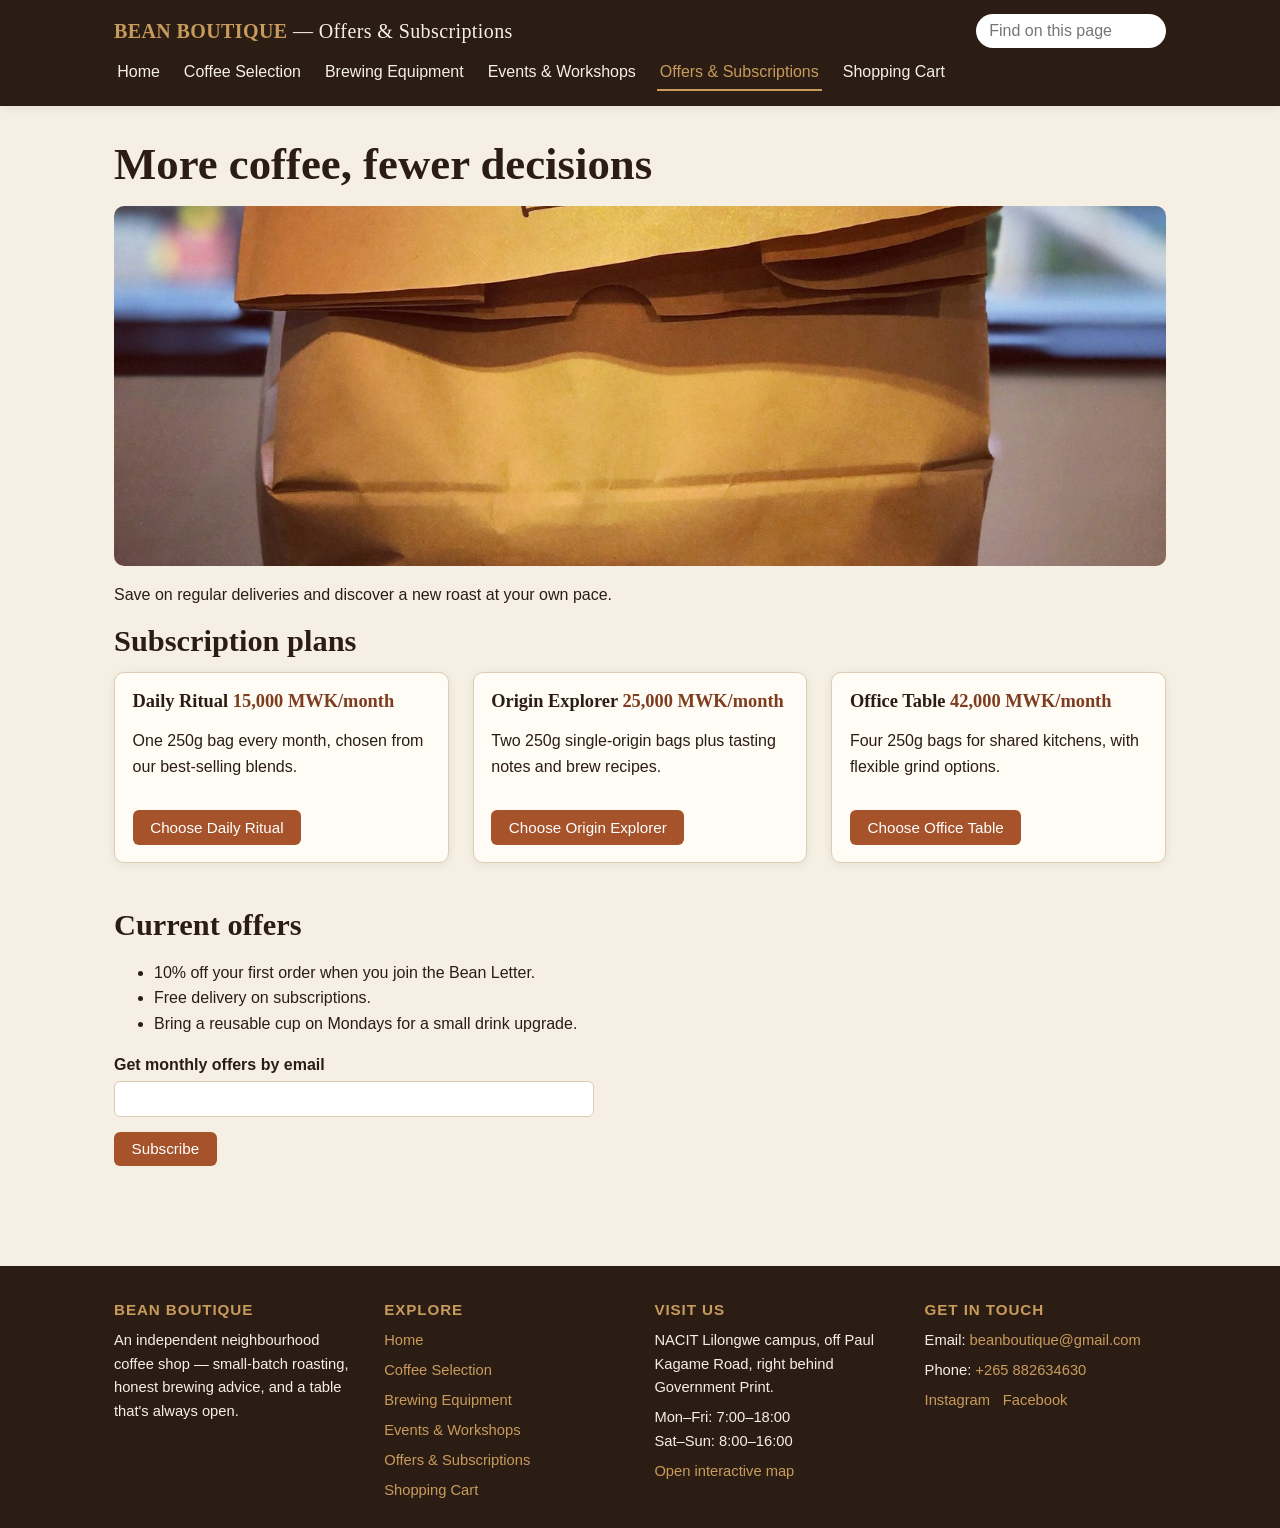
<file: offers.html>
<!doctype html>
<html lang="en">
<head>
  <meta charset="utf-8">
  <meta name="viewport" content="width=device-width, initial-scale=1">
  <title>Bean Boutique | Offers &amp; Subscriptions</title>
  <link rel="stylesheet" href="styles.css">
</head>
<body>
<header class="site-header">
  <p class="brand"><strong>BEAN BOUTIQUE</strong> — Offers &amp; Subscriptions</p>
  <form class="page-search" role="search" onsubmit="return false;">
    <label for="page-search-input" class="visually-hidden">Search this page</label>
    <input id="page-search-input" type="search" placeholder="Find on this page" autocomplete="off">
    <span class="search-count" id="page-search-count" aria-live="polite"></span>
  </form>
  <nav class="primary-nav" aria-label="Primary navigation">
    <a href="index.html">Home</a>
    <a href="coffee.html">Coffee Selection</a>
    <a href="equipment.html">Brewing Equipment</a>
    <a href="events.html">Events &amp; Workshops</a>
    <a href="offers.html" class="current">Offers &amp; Subscriptions</a>
    <a href="cart.html">Shopping Cart</a>
  </nav>
</header>

<main>
  <h1>More coffee, fewer decisions</h1>
  <img class="feature-img" src="images/offers-bags.jpg" alt="Bags of coffee ready for a subscription delivery" width="1200" height="700">
  <p>Save on regular deliveries and discover a new roast at your own pace.</p>

  <section>
    <h2>Subscription plans</h2>
    <div class="card-grid">
      <article class="card">
        <h3>Daily Ritual <span class="price">15,000 MWK/month</span></h3>
        <p>One 250g bag every month, chosen from our best-selling blends.</p>
        <form action="thanks.html" method="get">
          <input type="hidden" name="plan" value="Daily Ritual">
          <button type="submit">Choose Daily Ritual</button>
        </form>
      </article>
      <article class="card">
        <h3>Origin Explorer <span class="price">25,000 MWK/month</span></h3>
        <p>Two 250g single-origin bags plus tasting notes and brew recipes.</p>
        <form action="thanks.html" method="get">
          <input type="hidden" name="plan" value="Origin Explorer">
          <button type="submit">Choose Origin Explorer</button>
        </form>
      </article>
      <article class="card">
        <h3>Office Table <span class="price">42,000 MWK/month</span></h3>
        <p>Four 250g bags for shared kitchens, with flexible grind options.</p>
        <form action="thanks.html" method="get">
          <input type="hidden" name="plan" value="Office Table">
          <button type="submit">Choose Office Table</button>
        </form>
      </article>
    </div>
  </section>

  <section>
    <h2>Current offers</h2>
    <ul>
      <li>10% off your first order when you join the Bean Letter.</li>
      <li>Free delivery on subscriptions.</li>
      <li>Bring a reusable cup on Mondays for a small drink upgrade.</li>
    </ul>
    <form action="thanks.html" method="get">
      <label for="offers-email">Get monthly offers by email</label>
      <input id="offers-email" name="email" type="email" required>
      <button type="submit">Subscribe</button>
    </form>
  </section>
</main>

<footer class="site-footer">
  <div class="footer-grid">
    <div>
      <h2>Bean Boutique</h2>
      <p>An independent neighbourhood coffee shop — small-batch roasting, honest brewing advice, and a table that's always open.</p>
    </div>

    <div>
      <h2>Explore</h2>
      <ul>
        <li><a href="index.html">Home</a></li>
        <li><a href="coffee.html">Coffee Selection</a></li>
        <li><a href="equipment.html">Brewing Equipment</a></li>
        <li><a href="events.html">Events &amp; Workshops</a></li>
        <li><a href="offers.html">Offers &amp; Subscriptions</a></li>
        <li><a href="cart.html">Shopping Cart</a></li>
      </ul>
    </div>

    <div>
      <h2>Visit us</h2>
      <p>NACIT Lilongwe campus, off Paul Kagame Road, right behind Government Print.</p>
      <p>Mon&ndash;Fri: 7:00&ndash;18:00<br>Sat&ndash;Sun: 8:00&ndash;16:00</p>
      <p><a href="https://www.openstreetmap.org/search?query=National%20College%20of%20Information%20Technology%20NACIT%20Paul%20Kagame%20Road%20Lilongwe" target="_blank" rel="noopener">Open interactive map</a></p>
    </div>

    <div>
      <h2>Get in touch</h2>
      <p>Email: <a href="mailto:beanboutique@gmail.com">beanboutique@gmail.com</a></p>
      <p>Phone: <a href="tel:+265882634630">+265 882634630</a></p>
      <div class="footer-social">
        <a href="https://instagram.com" target="_blank" rel="noopener">Instagram</a>
        <a href="https://facebook.com" target="_blank" rel="noopener">Facebook</a>
      </div>
    </div>
  </div>


</footer>
<script src="site.js"></script>
</body>
</html>
</file>
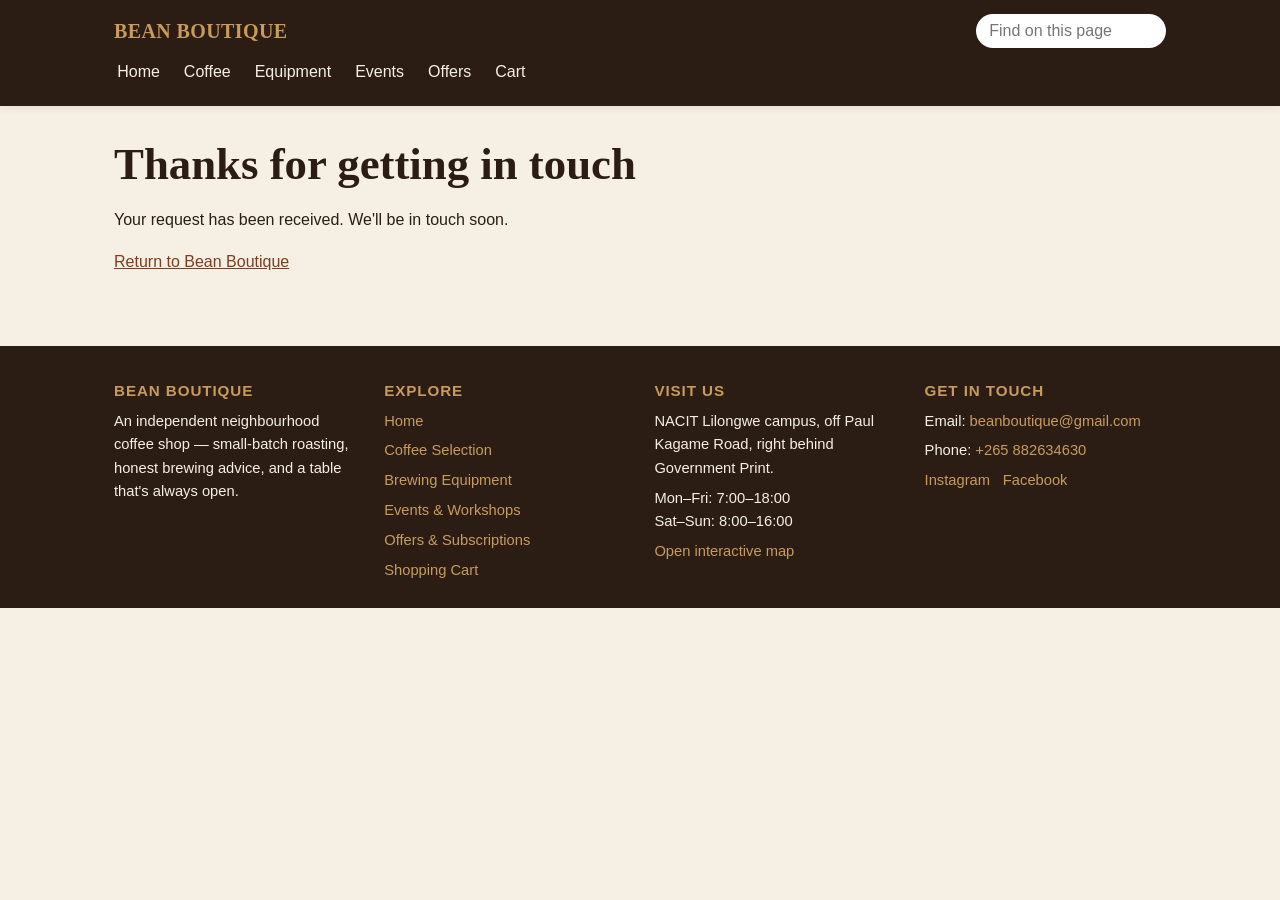
<file: thanks.html>
<!doctype html>
<html lang="en">
<head>
  <meta charset="utf-8">
  <meta name="viewport" content="width=device-width, initial-scale=1">
  <title>Bean Boutique | Thank You</title>
  <link rel="stylesheet" href="styles.css">
</head>
<body>
<header class="site-header">
  <p class="brand"><strong>BEAN BOUTIQUE</strong></p>
  <form class="page-search" role="search" onsubmit="return false;">
    <label for="page-search-input" class="visually-hidden">Search this page</label>
    <input id="page-search-input" type="search" placeholder="Find on this page" autocomplete="off">
    <span class="search-count" id="page-search-count" aria-live="polite"></span>
  </form>
  <nav class="primary-nav" aria-label="Primary navigation">
    <a href="index.html">Home</a>
    <a href="coffee.html">Coffee</a>
    <a href="equipment.html">Equipment</a>
    <a href="events.html">Events</a>
    <a href="offers.html">Offers</a>
    <a href="cart.html">Cart</a>
  </nav>
</header>

<main>
  <h1>Thanks for getting in touch</h1>
  <p>Your request has been received. We'll be in touch soon.</p>
  <p><a href="index.html">Return to Bean Boutique</a></p>
</main>

<footer class="site-footer">
  <div class="footer-grid">
    <div>
      <h2>Bean Boutique</h2>
      <p>An independent neighbourhood coffee shop — small-batch roasting, honest brewing advice, and a table that's always open.</p>
    </div>

    <div>
      <h2>Explore</h2>
      <ul>
        <li><a href="index.html">Home</a></li>
        <li><a href="coffee.html">Coffee Selection</a></li>
        <li><a href="equipment.html">Brewing Equipment</a></li>
        <li><a href="events.html">Events &amp; Workshops</a></li>
        <li><a href="offers.html">Offers &amp; Subscriptions</a></li>
        <li><a href="cart.html">Shopping Cart</a></li>
      </ul>
    </div>

    <div>
      <h2>Visit us</h2>
      <p>NACIT Lilongwe campus, off Paul Kagame Road, right behind Government Print.</p>
      <p>Mon&ndash;Fri: 7:00&ndash;18:00<br>Sat&ndash;Sun: 8:00&ndash;16:00</p>
      <p><a href="https://www.openstreetmap.org/search?query=National%20College%20of%20Information%20Technology%20NACIT%20Paul%20Kagame%20Road%20Lilongwe" target="_blank" rel="noopener">Open interactive map</a></p>
    </div>

    <div>
      <h2>Get in touch</h2>
      <p>Email: <a href="mailto:beanboutique@gmail.com">beanboutique@gmail.com</a></p>
      <p>Phone: <a href="tel:+265882634630">+265 882634630</a></p>
      <div class="footer-social">
        <a href="https://instagram.com" target="_blank" rel="noopener">Instagram</a>
        <a href="https://facebook.com" target="_blank" rel="noopener">Facebook</a>
      </div>
    </div>
  </div>


</footer>
<script src="site.js"></script>
</body>
</html>
</file>
<file: styles.css>
/* ============================================
   Bean Boutique — styles.css
   Single external stylesheet for all pages.
   ============================================ */

:root {
  --cream: #f6f0e4;
  --card: #fffbf5;
  --espresso: #2b1d14;
  --espresso-soft: #4a382c;
  --clay: #a6532b;
  --clay-dark: #7e3d1e;
  --moss: #5c6b47;
  --gold: #c89b5c;
  --line: #ddccb4;
  --radius: 10px;
  --shadow: 0 6px 18px rgba(43, 29, 20, 0.12);
  --shadow-soft: 0 2px 8px rgba(43, 29, 20, 0.08);
  --font-head: "Iowan Old Style", "Palatino Linotype", Palatino, Georgia, serif;
  --font-body: "Trebuchet MS", "Segoe UI", Verdana, sans-serif;
}

* { box-sizing: border-box; }

html { scroll-behavior: smooth; }

body {
  margin: 0;
  font-family: var(--font-body);
  background: var(--cream);
  color: var(--espresso);
  line-height: 1.6;
}

h1, h2, h3 {
  font-family: var(--font-head);
  font-weight: 600;
  color: var(--espresso);
  line-height: 1.2;
}

h1 { font-size: clamp(1.9rem, 4vw, 2.8rem); margin: 0 0 0.5rem; }
h2 { font-size: clamp(1.4rem, 3vw, 1.9rem); margin: 0 0 0.75rem; }
h3 { font-size: 1.15rem; margin: 0 0 0.4rem; }

p { max-width: 68ch; }

a { color: var(--clay-dark); }
a:hover, a:focus { color: var(--clay); }

img { max-width: 100%; height: auto; display: block; border-radius: var(--radius); }

/* ---------- Header & nav ---------- */
header.site-header {
  background: var(--espresso);
  color: var(--cream);
  padding: 0.9rem 1.5rem;
  position: sticky;
  top: 0;
  z-index: 20;
  box-shadow: var(--shadow-soft);
}

.brand {
  margin: 0 0 0.5rem;
  font-family: var(--font-head);
  font-size: 1.25rem;
  letter-spacing: 0.02em;
}
.brand strong { color: var(--gold); }

nav.primary-nav {
  display: flex;
  flex-wrap: wrap;
  gap: 0.3rem 1.1rem;
}

nav.primary-nav a {
  color: var(--cream);
  text-decoration: none;
  padding: 0.3rem 0.2rem;
  border-bottom: 2px solid transparent;
  transition: border-color 0.2s ease, color 0.2s ease;
}

nav.primary-nav a:hover,
nav.primary-nav a:focus,
nav.primary-nav a.current {
  color: var(--gold);
  border-bottom-color: var(--gold);
}

/* ---------- Layout ---------- */
main {
  max-width: 1100px;
  margin: 0 auto;
  padding: 2rem 1.5rem 3.5rem;
}

section, aside { margin-bottom: 2.75rem; }

.card-grid {
  display: grid;
  grid-template-columns: repeat(auto-fit, minmax(260px, 1fr));
  gap: 1.5rem;
}

article.card {
  background: var(--card);
  border: 1px solid var(--line);
  border-radius: var(--radius);
  padding: 1.1rem;
  box-shadow: var(--shadow-soft);
  transition: transform 0.2s ease, box-shadow 0.2s ease;
}

article.card:hover {
  transform: translateY(-4px);
  box-shadow: var(--shadow);
}

article.card img { margin-bottom: 0.75rem; width: 100%; height: 190px; object-fit: cover; }

/* Standalone page-top photos (Events, Offers, and the Home "story" section) —
   crops any source photo to a consistent landscape band regardless of its
   original orientation. */
.feature-img { width: 100%; max-height: 360px; object-fit: cover; margin: 0.9rem 0 1rem; }

.price { color: var(--clay-dark); font-weight: 600; }

/* ---------- Buttons & forms ---------- */
button, input[type="submit"] {
  font-family: var(--font-body);
  background: var(--clay);
  color: #fff;
  border: none;
  border-radius: 6px;
  padding: 0.55rem 1.1rem;
  cursor: pointer;
  font-size: 0.95rem;
  transition: background 0.2s ease;
}
button:hover, input[type="submit"]:hover { background: var(--clay-dark); }

form { max-width: 480px; }
form button[type="submit"], form input[type="submit"] { margin-top: 0.9rem; }
form.wide { max-width: none; }

label { display: block; font-weight: 600; margin-top: 0.7rem; margin-bottom: 0.2rem; }

input, select, textarea {
  width: 100%;
  padding: 0.5rem 0.6rem;
  border: 1px solid var(--line);
  border-radius: 6px;
  font-family: var(--font-body);
  font-size: 1rem;
  background: #fff;
}
input:focus, select:focus, textarea:focus {
  outline: 2px solid var(--moss);
  outline-offset: 1px;
}

.name-fields {
  display: flex;
  gap: 1rem;
  flex-wrap: wrap;
}
.name-fields > div { flex: 1; min-width: 160px; }

/* ---------- Hero ---------- */
.hero {
  position: relative;
  border-radius: var(--radius);
  overflow: hidden;
  margin-bottom: 1rem;
}
.hero img { border-radius: 0; margin: 0; width: 100%; max-height: 420px; object-fit: cover; }
.hero-caption h1 { color: var(--cream); }
.hero-caption {
  background: var(--espresso-soft);
  color: var(--cream);
  padding: 1.2rem 1.5rem;
  border-radius: 0 0 var(--radius) var(--radius);
}

/* ---------- Slideshow (Home: featured products/events) ---------- */
.slideshow {
  position: relative;
  background: var(--card);
  border: 1px solid var(--line);
  border-radius: var(--radius);
  box-shadow: var(--shadow-soft);
  overflow: hidden;
}
.slides { display: flex; transition: transform 0.5s ease; }
.slides.pos-0 { transform: translateX(0); }
.slides.pos-1 { transform: translateX(-100%); }
.slides.pos-2 { transform: translateX(-200%); }
.slide {
  flex: 0 0 100%;
  padding: 1.5rem;
  display: grid;
  grid-template-columns: 140px 1fr;
  gap: 1.2rem;
  align-items: center;
}
.slide img { width: 140px; height: 140px; object-fit: cover; }
.slideshow-controls {
  display: flex;
  justify-content: space-between;
  align-items: center;
  padding: 0.6rem 1rem;
  background: var(--cream);
  border-top: 1px solid var(--line);
}
.slideshow-controls button {
  background: transparent;
  color: var(--espresso);
  border: 1px solid var(--line);
}
.slideshow-controls button:hover { background: var(--gold); color: #fff; border-color: var(--gold); }
.slide-dots { display: flex; gap: 0.4rem; }
.slide-dots span {
  width: 8px; height: 8px; border-radius: 50%;
  background: var(--line); display: inline-block;
}
.slide-dots span.active { background: var(--clay); }

@media (max-width: 640px) {
  .slide { grid-template-columns: 1fr; text-align: center; }
  .slide img { width: 100%; height: 180px; margin: 0 auto; }
}

.slideshow, .social-feed { transition: transform 0.2s ease, box-shadow 0.2s ease; }
.slideshow:hover, .social-feed:hover { transform: translateY(-3px); box-shadow: var(--shadow); }

/* Home highlight boxes */
.info-box { border-top: 4px solid var(--gold); }
.info-box:hover { border-top-color: var(--clay); }
.info-box h3 { color: var(--clay-dark); }

/* ---------- Modal (Home: first-time visitor offer) ---------- */
.modal-overlay {
  position: fixed;
  top: 0;
  right: 0;
  bottom: 0;
  left: 0;
  background: rgba(43, 29, 20, 0.55);
  display: flex;
  align-items: center;
  justify-content: center;
  padding: 1rem;
  z-index: 50;
}
.modal-overlay[hidden] { display: none; }
.modal-box {
  background: var(--card);
  border-radius: var(--radius);
  box-shadow: var(--shadow);
  max-width: 420px;
  width: 100%;
  padding: 1.75rem;
  position: relative;
}
.modal-close {
  position: absolute;
  top: 0.6rem;
  right: 0.6rem;
  background: transparent;
  color: var(--espresso);
  border: none;
  font-size: 1.3rem;
  line-height: 1;
  padding: 0.3rem 0.6rem;
}
.modal-close:hover { background: var(--cream); }

/* ---------- Social feed widget (plugin, Home) ---------- */
.social-feed {
  background: var(--card);
  border: 1px solid var(--line);
  border-radius: var(--radius);
  box-shadow: var(--shadow-soft);
  padding: 1.25rem;
}
.social-grid {
  display: grid;
  grid-template-columns: repeat(auto-fit, minmax(90px, 1fr));
  gap: 0.6rem;
  margin-top: 0.8rem;
}
.social-grid a { display: block; border-radius: 8px; overflow: hidden; }
.social-grid img { border-radius: 8px; width: 100%; height: 100px; object-fit: cover; margin: 0; }

/* ---------- Search + filter widget (plugin, Coffee Selection) ---------- */
.search-widget { max-width: 460px; margin-bottom: 1.5rem; }
.search-widget input[type="search"] {
  border: 2px solid var(--line);
}
.search-widget input[type="search"]:focus { border-color: var(--moss); }
.no-results { display: none; color: var(--espresso-soft); font-style: italic; }
.no-results.show { display: block; }
article.card.filtered-out {
  display: none;
}
article.card.just-matched {
  animation: pop-highlight 0.5s ease;
}
@keyframes pop-highlight {
  0% { box-shadow: 0 0 0 0 rgba(200, 155, 92, 0.6); }
  100% { box-shadow: var(--shadow-soft); }
}

/* ---------- Star rating widget (plugin, Coffee Selection) ---------- */
.rating {
  display: inline-flex;
  gap: 0.15rem;
  margin: 0.3rem 0 0.6rem;
}
.rating button {
  background: transparent;
  border: none;
  color: var(--line);
  font-size: 1.25rem;
  padding: 0 0.05rem;
  cursor: pointer;
  line-height: 1;
}
.rating button.active,
.rating button:hover,
.rating button:focus {
  color: var(--gold);
}
.rating-note { font-size: 0.85rem; color: var(--espresso-soft); }

/* ---------- Trust / security badge (plugin, Cart) ---------- */
.trust-badge {
  display: flex;
  align-items: center;
  gap: 0.75rem;
  background: var(--card);
  border: 1px solid var(--line);
  border-radius: var(--radius);
  padding: 0.9rem 1.1rem;
  box-shadow: var(--shadow-soft);
  max-width: 460px;
}
.trust-badge .icon {
  font-size: 1.6rem;
  color: var(--moss);
}
.trust-badge p { margin: 0; font-size: 0.9rem; }

/* ---------- Tables (Events) ---------- */
table { width: 100%; border-collapse: collapse; margin-top: 1rem; background: var(--card); border-radius: var(--radius); overflow: hidden; }
th, td { border: 1px solid var(--line); padding: 0.7rem; text-align: left; }
caption { text-align: left; font-weight: 600; padding-bottom: 0.4rem; color: var(--espresso-soft); }
th { background: var(--moss); color: #fff; }

/* ---------- Map embed ---------- */
iframe.map-embed { max-width: 100%; border: 0; border-radius: var(--radius); }

/* ---------- Footer ---------- */
footer.site-footer {
  background: var(--espresso);
  color: var(--cream);
  padding: 2.2rem 1.5rem 1.2rem;
  font-size: 0.92rem;
}
footer.site-footer a { color: var(--gold); text-decoration: none; }
footer.site-footer a:hover, footer.site-footer a:focus { text-decoration: underline; }

.footer-grid {
  margin: 0;
  display: grid;
  grid-template-columns: repeat(auto-fit, minmax(180px, 1fr));
  gap: 1.8rem;
}
.footer-grid h2 {
  color: var(--gold);
  font-size: 0.95rem;
  text-transform: uppercase;
  letter-spacing: 0.06em;
  margin-bottom: 0.6rem;
  font-family: var(--font-body);
}
.footer-grid p { margin: 0 0 0.4rem; max-width: none; }
.footer-grid ul { list-style: none; margin: 0; padding: 0; }
.footer-grid li { margin-bottom: 0.4rem; }
.footer-social { display: flex; gap: 0.8rem; margin-top: 0.3rem; }

.footer-bottom {
  margin: 1.6rem 0 0;
  padding-top: 1rem;
  border-top: 1px solid rgba(246, 240, 228, 0.2);
  display: flex;
  flex-wrap: wrap;
  gap: 0.5rem 1rem;
  justify-content: space-between;
  font-size: 0.82rem;
  color: rgba(246, 240, 228, 0.75);
}

/* ---------- Responsive breakpoints ---------- */
@media (max-width: 700px) {
  header.site-header { padding: 0.8rem 1rem; }
  nav.primary-nav { gap: 0.2rem 0.8rem; font-size: 0.92rem; }
  main { padding: 1.4rem 1rem 2.5rem; }
  .card-grid { grid-template-columns: 1fr; }
}

@media (max-width: 480px) {
  .hero-caption { padding: 1rem; }
}

/* ---------- Accessibility helper ---------- */
.visually-hidden {
  position: absolute;
  width: 1px;
  height: 1px;
  margin: -1px;
  padding: 0;
  overflow: hidden;
  clip: rect(0, 0, 0, 0);
  white-space: nowrap;
  border: 0;
}

/* ---------- On-page animated text search (all pages) ---------- */
header.site-header {
  display: flex;
  flex-wrap: wrap;
  align-items: center;
  justify-content: space-between;
  gap: 0.4rem 1.5rem;
}
header.site-header .brand { margin: 0; }
header.site-header nav.primary-nav { flex: 1 1 100%; order: 3; }

form.page-search {
  display: flex;
  flex-direction: row-reverse;
  align-items: center;
  gap: 0.6rem;
  max-width: none;
  margin: 0;
}
form.page-search input {
  width: 190px;
  padding: 0.35rem 0.7rem;
  border-radius: 20px;
  border: 2px solid transparent;
  transition: width 0.3s ease, border-color 0.3s ease;
}
form.page-search input:focus {
  width: 260px;
  border-color: var(--gold);
  outline: none;
}
.search-count { font-size: 0.82rem; color: var(--gold); min-width: 5.5rem; }

mark.search-hit {
  background: var(--gold);
  color: var(--espresso);
  border-radius: 3px;
  padding: 0 2px;
  animation: hit-pulse 1.1s ease-in-out 2;
}
mark.search-hit.current { background: var(--clay); color: #fff; }
@keyframes hit-pulse {
  0%   { box-shadow: 0 0 0 0 rgba(200, 155, 92, 0.9); }
  70%  { box-shadow: 0 0 0 8px rgba(200, 155, 92, 0); }
  100% { box-shadow: 0 0 0 0 rgba(200, 155, 92, 0); }
}

@media (max-width: 700px) {
  form.page-search { width: 100%; }
  form.page-search input, form.page-search input:focus { width: 100%; }
}

@media (prefers-reduced-motion: reduce) {
  mark.search-hit, article.card.just-matched { animation: none; }
  .slides, article.card, .slideshow, .social-feed { transition: none; }
}

/* ---------- Events: form + map side by side ---------- */
.split {
  display: grid;
  grid-template-columns: 1fr 1fr;
  gap: 2rem;
  align-items: start;
}
.split form { max-width: none; }
iframe.map-embed { width: 100%; height: 340px; }

/* ---------- Phone refinements ---------- */
@media (max-width: 800px) {
  .split { grid-template-columns: 1fr; gap: 0; }
}
@media (max-width: 700px) {
  header.site-header { position: static; }
  th, td { padding: 0.5rem; font-size: 0.9rem; }
}

/* Align header and footer content with the 1052px page column on wide screens */
@media (min-width: 1100px) {
  header.site-header, footer.site-footer {
    padding-left: calc((100% - 1052px) / 2);
    padding-right: calc((100% - 1052px) / 2);
  }
}
</file>
